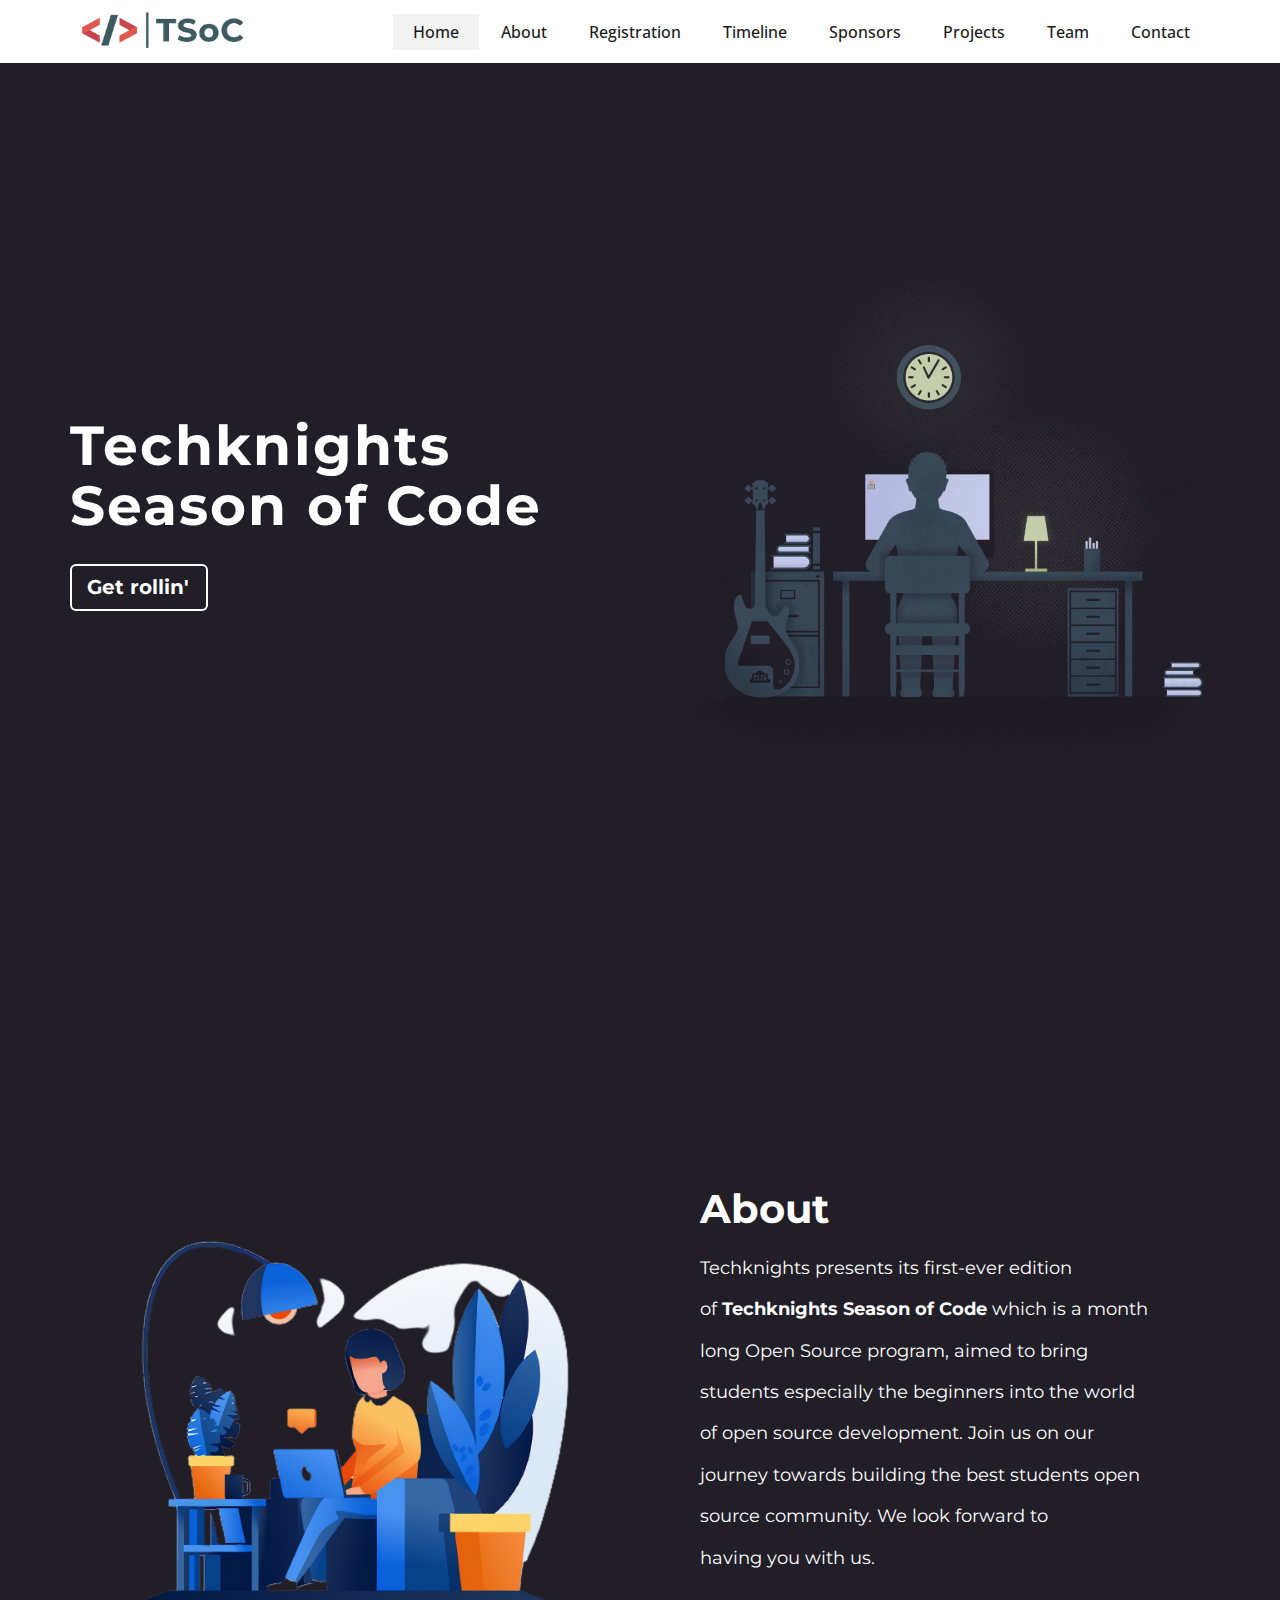
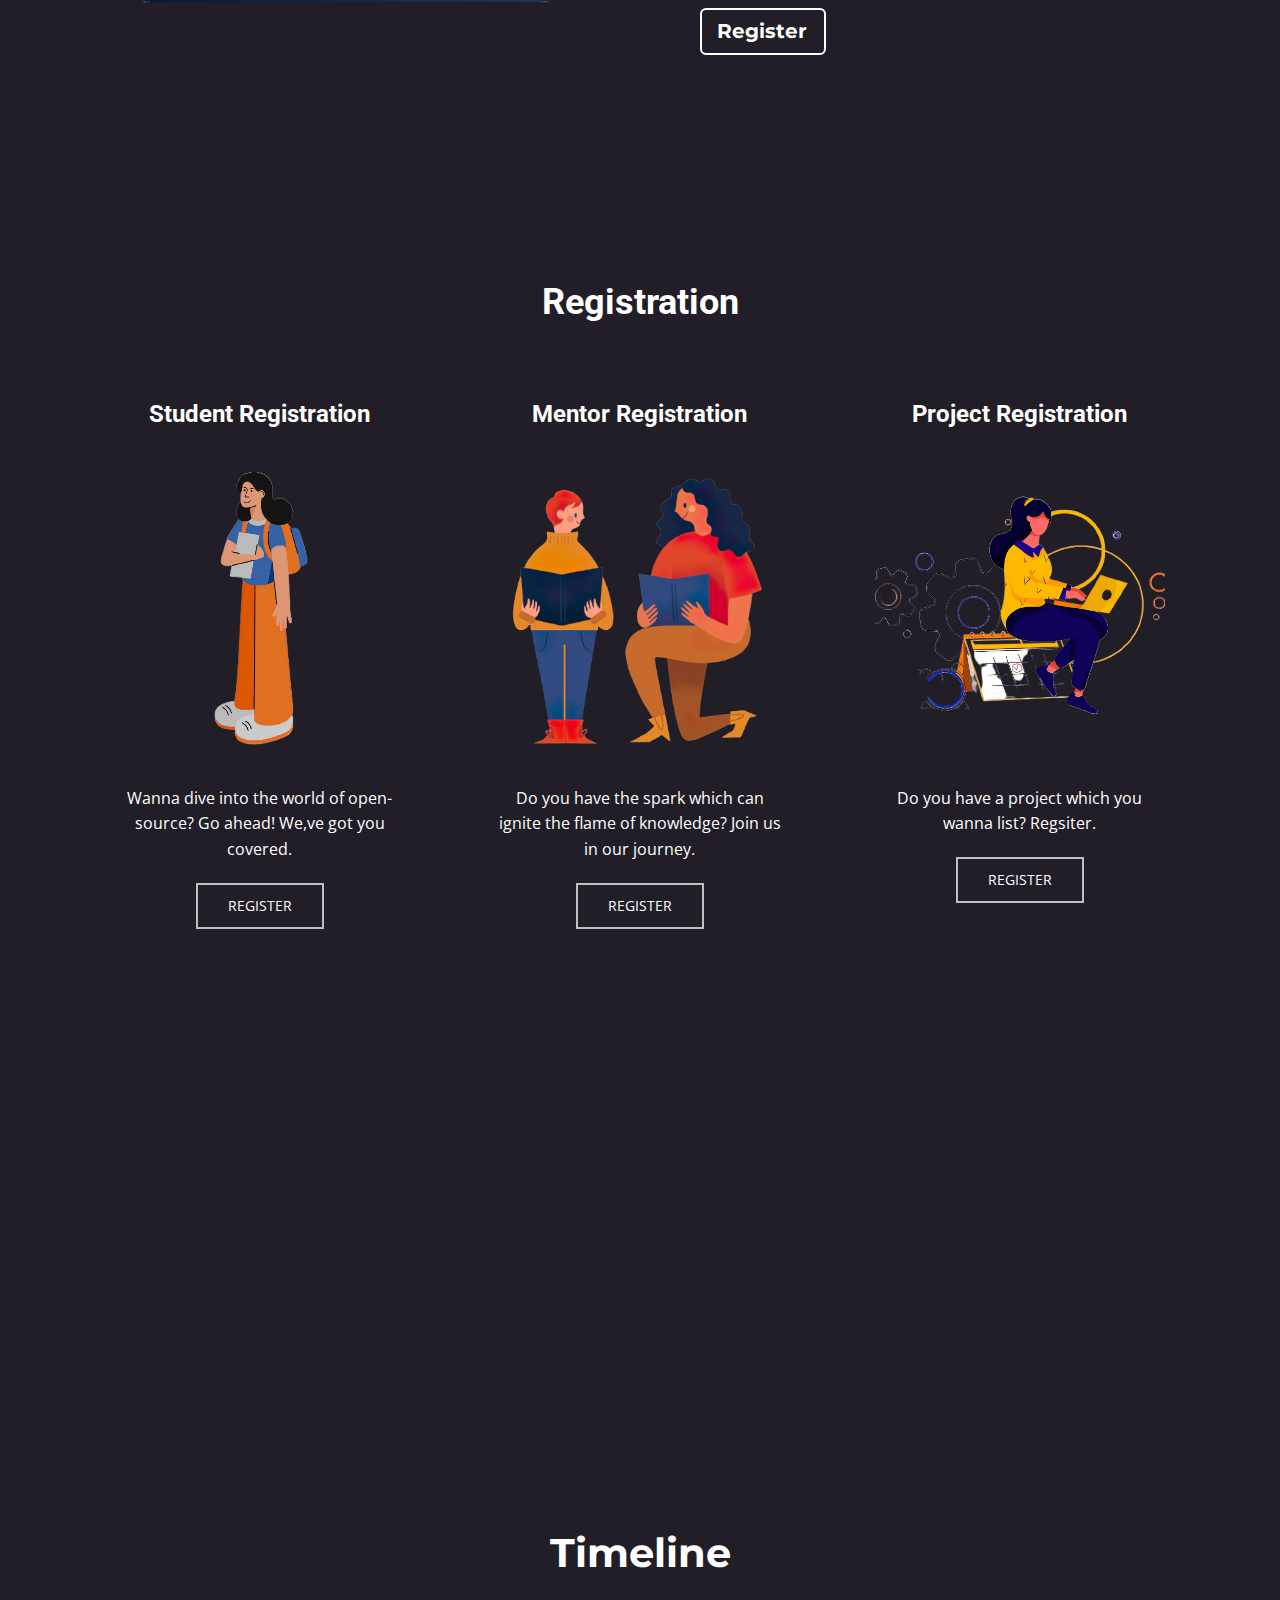
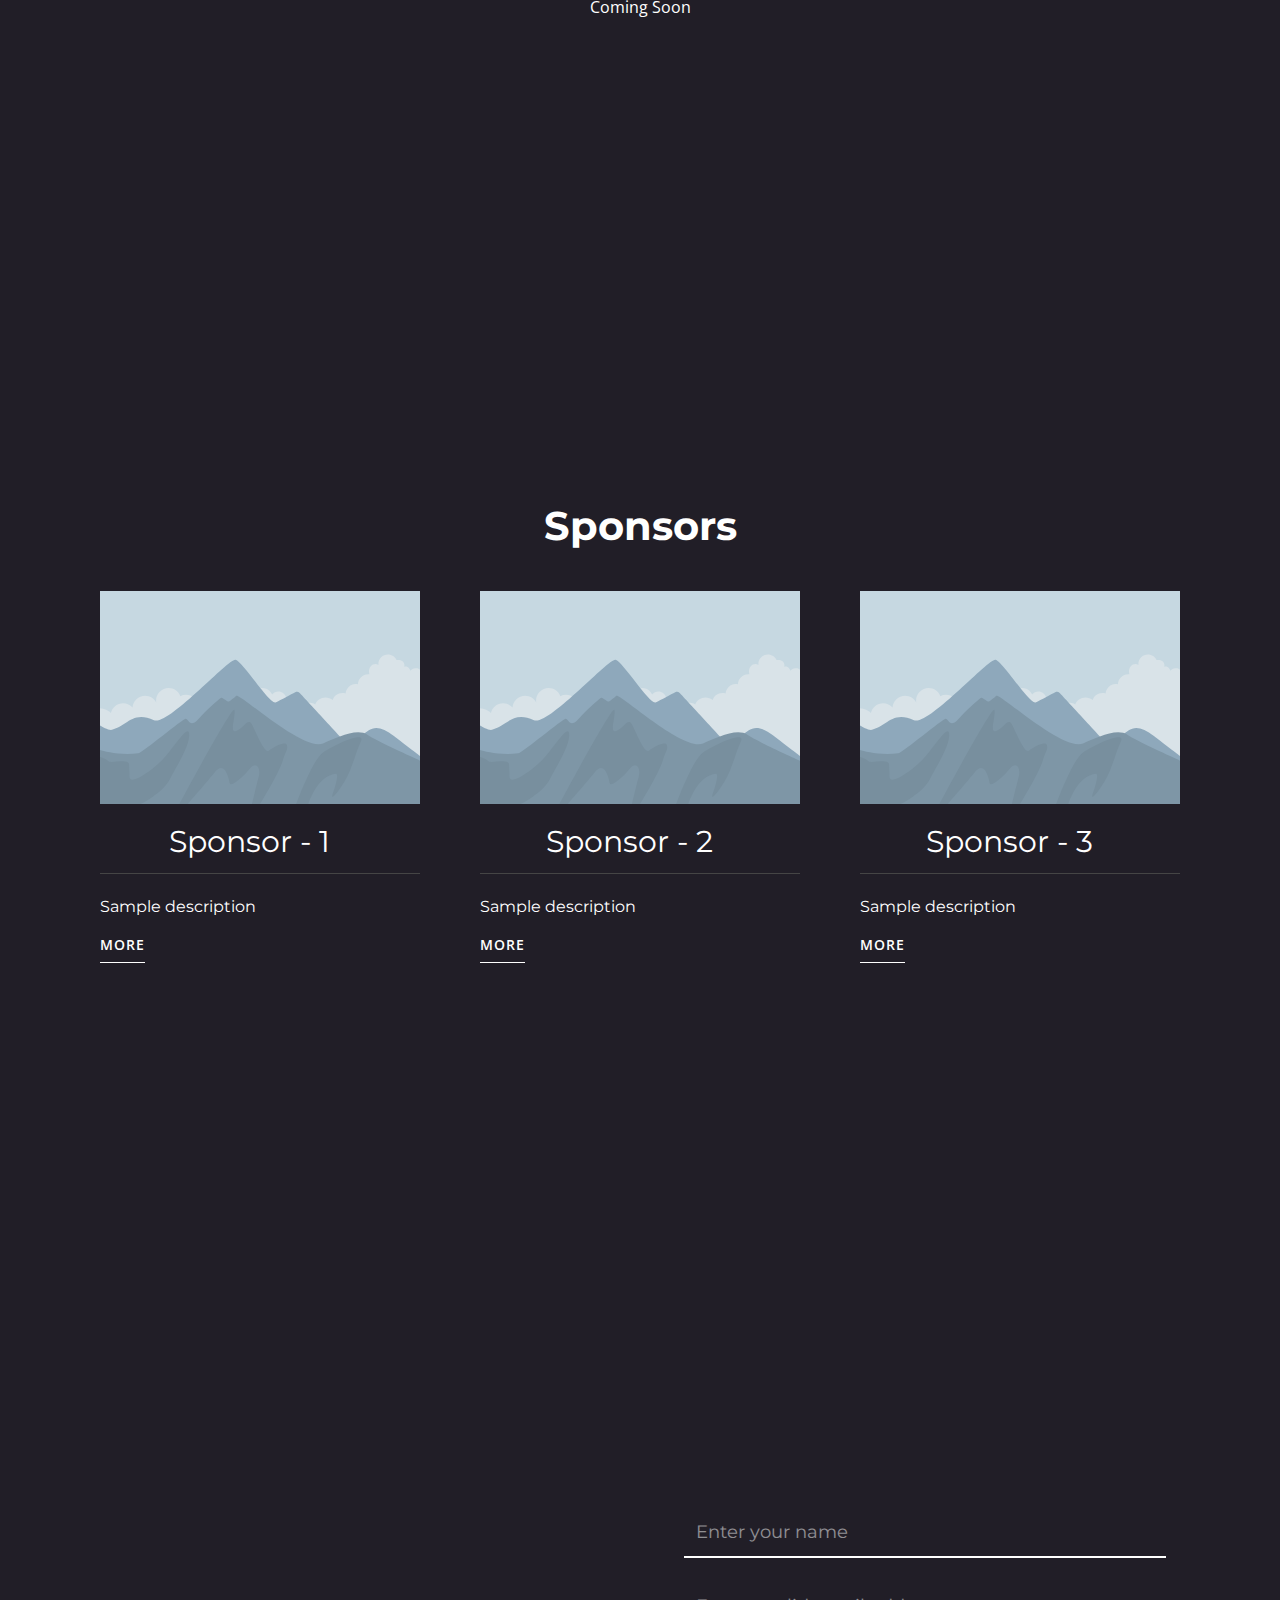
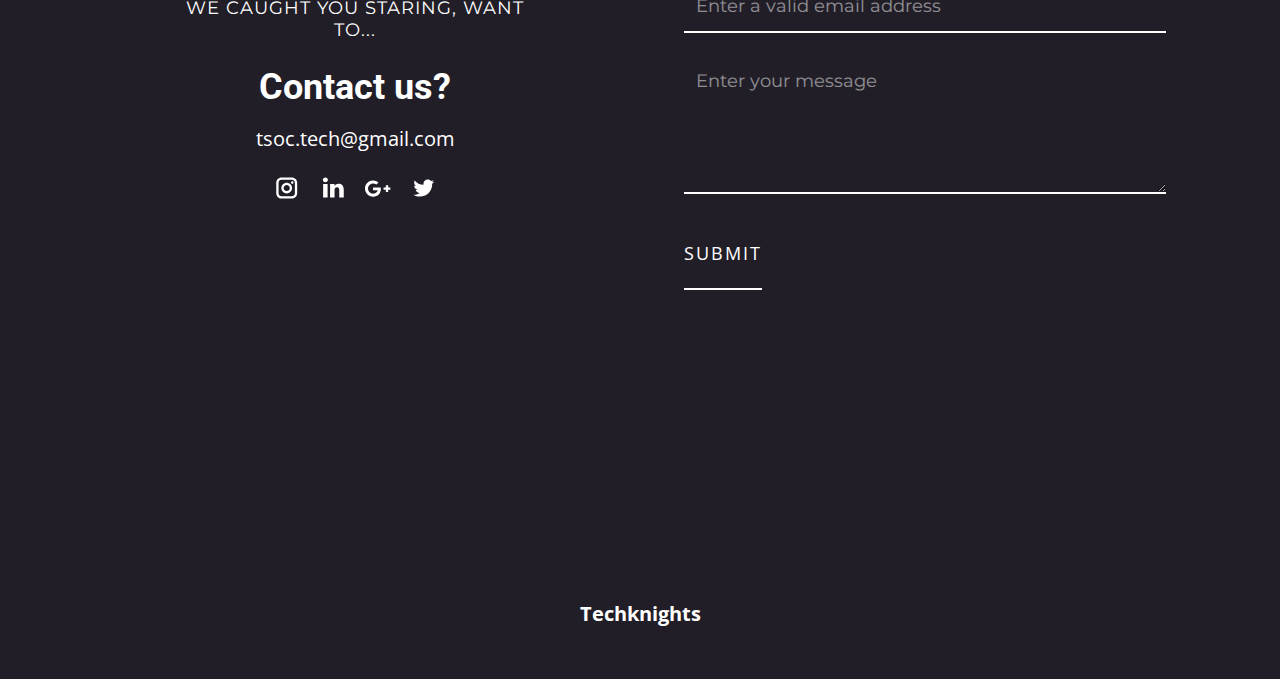
<file: index.html>
<!DOCTYPE html>
<html style="font-size: 16px;">
  <head>
    
    <meta name="viewport" content="width=device-width, initial-scale=1.0">
    <meta charset="utf-8">
    <meta name="keywords" content="tsoc, techknights season of Code, gsoc, gsoc 2020, 2021, organizations, techknights, github, coding, open source, open-source projects, rajasthan technical university, google, days of code, open source software">
    <meta name="description" content="TSoC - Techknights presents its first-ever edition of Techknights Season of Code which is a month long Open Source program, aimed to bring students especially the beginners into the world of open source development. Join us on our journey towards building the best students open source community. We look forward to having you with us.">
    <meta name="page_type" content="np-template-header-footer-from-plugin">
    <meta property="og:title" content="Techknights Season of Code">
    <meta property="og:type" content="website">
    <meta name="theme-color" content="#fff">
    <link rel="canonical" href="index.html">
    <meta property="og:url" content="index.html">
    <meta name="title" content="Techknights Season of Code">
    <meta property="og:image" content="./images/croppedlogo.png" />

    <title>Techknights Season of Code | Home</title>
    
    <link rel="stylesheet" href="css/nicepage.css" media="screen">
    <link rel="stylesheet" href="css/Home.css" media="screen">
    <link rel="shortcut icon"  href="images/croppedlogo.png" type ="image/png">
    <script class="u-script" type="text/javascript" src="js/jquery.js" defer=""></script>
    <script class="u-script" type="text/javascript" src="js/nicepage.js" defer=""></script>
    
    <link id="u-theme-google-font" rel="stylesheet" href="https://fonts.googleapis.com/css?family=Roboto:100,100i,300,300i,400,400i,500,500i,700,700i,900,900i|Open+Sans:300,300i,400,400i,600,600i,700,700i,800,800i">
    <link id="u-page-google-font" rel="stylesheet" href="https://fonts.googleapis.com/css?family=Montserrat:100,100i,200,200i,300,300i,400,400i,500,500i,600,600i,700,700i,800,800i,900,900i">    
    <link rel="preconnect" href="https://fonts.gstatic.com">
<link href="https://fonts.googleapis.com/css2?family=Roboto&display=swap" rel="stylesheet">

    <script type="application/ld+json">{
		    "@context": "http://schema.org",
		    "@type": "Organization",
		    "name": "",
		    "url": "index.html",
		    "logo": "images/croppedlogo.png"
    }</script>
    
    <style>
        .u-section-1 .u-sheet-1 {
           min-height: 100vh;
    }

    .sponsor{
       text-align: center;
    }
    </style>
  
</head>
  <body data-home-page="Home.html" data-home-page-title="Home" class="u-body"><header class="u-clearfix u-header u-sticky u-white u-header" id="sec-f2ec"><div class="u-clearfix u-sheet u-sheet-1">
        <nav class="u-menu u-menu-dropdown u-offcanvas u-menu-1">
          <div class="menu-collapse" style="font-size: 1rem; letter-spacing: 0px; font-weight: 500;">
            <a class="u-button-style u-custom-active-border-color u-custom-active-color u-custom-border u-custom-border-color u-custom-borders u-custom-hover-border-color u-custom-hover-color u-custom-left-right-menu-spacing u-custom-padding-bottom u-custom-text-active-color u-custom-text-color u-custom-text-hover-color u-custom-top-bottom-menu-spacing u-nav-link u-text-active-palette-1-base u-text-hover-palette-2-base" href="#">
              <svg><use xmlns:xlink="http://www.w3.org/1999/xlink" xlink:href="#menu-hamburger"></use></svg>
              <svg version="1.1" xmlns="http://www.w3.org/2000/svg" xmlns:xlink="http://www.w3.org/1999/xlink"><defs><symbol id="menu-hamburger" viewBox="0 0 16 16" style="width: 16px; height: 16px;"><rect y="1" width="16" height="2"></rect><rect y="7" width="16" height="2"></rect><rect y="13" width="16" height="2"></rect>
</symbol>
</defs></svg>
            </a>
          </div>
          <div class="u-custom-menu u-nav-container">
            <ul class="u-nav u-spacing-2 u-unstyled u-nav-1"><li class="u-nav-item"><a class="u-active-grey-5 u-border-active-palette-1-base u-border-hover-palette-1-light-1 u-button-style u-hover-grey-10 u-nav-link u-text-active-grey-90 u-text-grey-90 u-text-hover-grey-90" href="#home" style="padding: 10px 20px;">Home</a>
</li><li class="u-nav-item"><a class="u-active-grey-5 u-border-active-palette-1-base u-border-hover-palette-1-light-1 u-button-style u-hover-grey-10 u-nav-link u-text-active-grey-90 u-text-grey-90 u-text-hover-grey-90" href="#about" style="padding: 10px 20px;">About</a>
</li><li class="u-nav-item"><a class="u-active-grey-5 u-border-active-palette-1-base u-border-hover-palette-1-light-1 u-button-style u-hover-grey-10 u-nav-link u-text-active-grey-90 u-text-grey-90 u-text-hover-grey-90" href="#register" style="padding: 10px 20px;">Registration</a>
</li><li class="u-nav-item"><a class="u-active-grey-5 u-border-active-palette-1-base u-border-hover-palette-1-light-1 u-button-style u-hover-grey-10 u-nav-link u-text-active-grey-90 u-text-grey-90 u-text-hover-grey-90" href="#timeline" style="padding: 10px 20px;">Timeline</a>
</li><li class="u-nav-item"><a class="u-active-grey-5 u-border-active-palette-1-base u-border-hover-palette-1-light-1 u-button-style u-hover-grey-10 u-nav-link u-text-active-grey-90 u-text-grey-90 u-text-hover-grey-90" href="#timeline" style="padding: 10px 20px;">Sponsors</a>
</li><li class="u-nav-item"><a class="u-active-grey-5 u-border-active-palette-1-base u-border-hover-palette-1-light-1 u-button-style u-hover-grey-10 u-nav-link u-text-active-grey-90 u-text-grey-90 u-text-hover-grey-90" href="./projects.html" style="padding: 10px 20px;">Projects</a>
</li><li class="u-nav-item"><a
    class="u-active-grey-5 u-border-active-palette-1-base u-border-hover-palette-1-light-1 u-button-style u-hover-grey-10 u-nav-link u-text-active-grey-90 u-text-grey-90 u-text-hover-grey-90"
    href="./team.html" style="padding: 10px 20px;">Team</a>
</li><li class="u-nav-item"><a class="u-active-grey-5 u-border-active-palette-1-base u-border-hover-palette-1-light-1 u-button-style u-hover-grey-10 u-nav-link u-text-active-grey-90 u-text-grey-90 u-text-hover-grey-90" href="#contact" style="padding: 10px 20px;">Contact</a>
</li></ul>
          </div>
          <div class="u-custom-menu u-nav-container-collapse">
            <div class="u-black u-container-style u-inner-container-layout u-opacity u-opacity-95 u-sidenav">
              <div class="u-sidenav-overflow">
                <div class="u-menu-close"></div>
                <ul class="u-align-center u-nav u-popupmenu-items u-unstyled u-nav-2"><li class="u-nav-item"><a class="u-button-style u-nav-link" href="#home" style="padding: 10px 20px;">Home</a>
</li><li class="u-nav-item"><a class="u-button-style u-nav-link" href="#about" style="padding: 10px 20px;">About</a>
</li><li class="u-nav-item"><a class="u-button-style u-nav-link" href="#register" style="padding: 10px 20px;">Registration</a>
</li><li class="u-nav-item"><a class="u-button-style u-nav-link" href="#timeline" style="padding: 10px 20px;">Timeline</a>
</li><li class="u-nav-item"><a class="u-button-style u-nav-link" href="#" style="padding: 10px 20px;">Sponsors</a>
</li><li class="u-nav-item"><a class="u-button-style u-nav-link" href="./project.html" style="padding: 10px 20px;">Projects</a>
</li><li class="u-nav-item"><a class="u-button-style u-nav-link" href="./team.html" style="padding: 10px 20px;">Team</a>
</li><li class="u-nav-item"><a class="u-button-style u-nav-link" href="#contact" style="padding: 10px 20px;">Contact</a>
</li></ul>
              </div>
            </div>
            <div class="u-black u-menu-overlay u-opacity u-opacity-70"></div>
          </div>
        </nav>
        <a href="#" class="u-image u-logo u-image-1" title="Techknights Season of Code">
          <img src="images/croppedlogo.png" class="u-logo-image u-logo-image-1" data-image-width="184">
        </a>
      </div></header>
    <section class="u-align-center-lg u-align-center-md u-align-center-sm u-align-center-xs u-clearfix u-custom-color-2 u-section-1" id="home">
      <div class="u-clearfix u-sheet u-valign-middle u-sheet-1">
        <div class="u-clearfix u-expanded-width u-gutter-0 u-layout-wrap u-layout-wrap-1">
          <div class="u-layout" style="">
            <div class="u-layout-row" style="">
              <div class="u-align-center-sm u-align-center-xs u-align-left-lg u-align-left-md u-align-left-xl u-container-style u-custom-color-2 u-layout-cell u-left-cell u-size-30 u-size-xs-60 u-layout-cell-1" src="">
                <div class="u-container-layout u-valign-middle u-container-layout-1">
                  <h2 class="u-custom-font u-font-montserrat u-text u-text-1"><b style="">Techknights Season of Code</b>
                  </h2>
                  <a href="#about" class="btn-trans u-border-2 u-border-hover-custom-color-2 u-border-white u-btn u-btn-round u-button-style u-custom-color-2 u-custom-font u-font-montserrat u-hover-white u-radius-6 u-btn-1">Get rollin'</a>
                </div>
              </div>
              <div class="u-align-center u-container-style u-hidden-sm u-hidden-xs u-layout-cell u-right-cell u-size-30 u-size-xs-60 u-layout-cell-2" src="">
                <div class="u-container-layout u-valign-middle u-container-layout-2" src="">
                  <img class="u-expanded-width u-image u-image-1" src="images/top3.jpg">
                </div>
              </div>
            </div>
          </div>
        </div>
      </div>
    </section>
    <section class="u-align-center u-clearfix u-custom-color-2 u-section-2" id="about">
      <div class="u-clearfix u-sheet u-valign-middle-lg u-valign-middle-xl u-sheet-1">
        <div class="u-clearfix u-expanded-width u-gutter-0 u-layout-wrap u-layout-wrap-1">
          <div class="u-layout">
            <div class="u-layout-row">
              <div class="u-container-style u-layout-cell u-left-cell u-size-30 u-layout-cell-1">
                <div class="u-container-layout u-valign-middle u-container-layout-1">
                  <img class="u-align-center u-image u-image-1" src="images/about.png">
                </div>
              </div>
              <div class="u-align-left-lg u-align-left-xl u-container-style u-layout-cell u-right-cell u-size-30 u-layout-cell-2">
                <div class="u-container-layout u-container-layout-2">
                  <h2 class="u-align-left-md u-align-left-sm u-align-left-xs u-custom-font u-font-montserrat u-text u-text-1"><b style="">About</b>
                  </h2>
                  <p class="u-align-justify-md u-align-justify-sm u-align-justify-xs u-custom-font u-font-montserrat u-text u-text-2">Techknights presents its first-ever edition of&nbsp;<b>Techknights Season of Code </b>which is a month long Open Source program, aimed&nbsp;to bring students&nbsp;especially the beginners into the world of open source development.&nbsp;Join us on our journey towards building the best students open source community. We look forward to having&nbsp;you with us.
                  </p>
                  <a href="#register" class="btn-trans u-align-left-lg u-align-left-md u-align-left-sm u-align-left-xs u-border-2 u-border-hover-custom-color-2 u-border-white u-btn u-btn-round u-button-style u-custom-color-2 u-custom-font u-font-montserrat u-hover-white u-radius-6 u-btn-1">Register</a>
                </div>
              </div>
            </div>
          </div>
        </div>
      </div>
    </section>
    <section class="u-align-center u-clearfix u-custom-color-2 u-section-3" id="register">
      <div class="u-clearfix u-sheet u-valign-top u-sheet-1">
        <!--products--> 
        <!--products_options_json-->
        <!--{"type":"Recent","source":"","tags":"","count":3}-->
        <!--/products_options_json-->
        <h2 style = "font-weight: bold; color:white; font-family: 'Roboto', sans-serif;">Registration</h2>
        <div class="u-expanded-width u-products u-repeater u-repeater-1">
          <!--product_item-->
          <div class="u-align-center u-container-style u-products-item u-repeater-item" style="margin: 0 15px">
            <div
              class="u-container-layout u-similar-container u-valign-middle-md u-valign-middle-sm u-valign-middle-xs u-container-layout-1">
              <!--product_title-->
              <h4 class="u-align-center u-product-control u-text u-text-1">
                <a class="u-product-title-link" href="#timeline">
                  <!--product_title_content-->Student Registration
                  <!--/product_title_content-->
                </a>
              </h4>
              <!--/product_title-->
              <!--product_image-->
              <img alt="" class="u-expanded-width u-image u-image-default u-product-control u-image-1"
                src="images/student.png">
              <!--/product_image-->
              <!--product_content-->
              <div class="u-align-center u-product-control u-product-desc u-text u-text-2">
                <!--product_content_content-->Wanna dive into the world of open-source? Go ahead! We,ve got you covered.
                <!--/product_content_content-->
              </div>
              <!--/product_content-->
              <!--product_button-->
              <!--options_json-->
              <!--{"clickType":"add-to-cart","content":""}-->
              <!--/options_json-->
              <a href="#"
                class="u-border-2 u-border-grey-25 u-btn u-btn-rectangle u-button-style u-none u-product-control u-text-body-alt-color u-btn-1">
                <!--product_button_content-->Register
                <!--/product_button_content-->
              </a>
              <!--/product_button-->
            </div>
          </div>
          <!--/product_item-->
          <!--product_item-->
          <div class="u-align-center u-container-style u-products-item u-repeater-item" style="margin: 0 15px">
            <div
              class="u-container-layout u-similar-container u-valign-middle-md u-valign-middle-sm u-valign-middle-xs u-container-layout-2">
              <!--product_title-->
              <h4 class="u-align-center u-product-control u-text u-text-3">
                <a class="u-product-title-link" href="#timeline">
                  <!--product_title_content-->Mentor Registration
                  <!--/product_title_content-->
                </a>
              </h4>
              <!--/product_title-->
              <!--product_image-->
              <img alt="" class="u-expanded-width u-image u-image-default u-product-control u-image-2"
                src="images/mentor.png">
              <!--/product_image-->
              <!--product_content-->
              <div class="u-align-center u-product-control u-product-desc u-text u-text-4">
                <!--product_content_content-->Do you have the spark which can ignite the flame of knowledge? Join us in our
                journey.
                <!--/product_content_content-->
              </div>
              <!--/product_content-->
              <!--product_button-->
              <!--options_json-->
              <!--{"clickType":"add-to-cart","content":""}-->
              <!--/options_json-->
              <a href=""
                class="u-border-2 u-border-grey-25 u-btn u-btn-rectangle u-button-style u-none u-product-control u-text-body-alt-color u-btn-2">
                <!--product_button_content-->Register
                <!--/product_button_content-->
              </a>
              <!--/product_button-->
            </div>
          </div>
          <!--/product_item-->
          <!--product_item-->
          <div class="u-align-center u-container-style u-products-item u-repeater-item" style="margin: 0 15px">
            <div
              class="u-container-layout u-similar-container u-valign-middle-md u-valign-middle-sm u-valign-middle-xs u-container-layout-3">
              <!--product_title-->
              <h4 class="u-align-center u-product-control u-text u-text-5">
                <a class="u-product-title-link" href="#timeline">
                  <!--product_title_content-->Project Registration
                  <!--/product_title_content-->
                </a>
              </h4>
              <!--/product_title-->
              <!--product_image-->
              <img alt="" class="u-expanded-width u-image u-image-default u-product-control u-image-3"
                src="images/project.png">
              <!--/product_image-->
              <!--product_content-->
              <div class="u-align-center u-product-control u-product-desc u-text u-text-6">
                <!--product_content_content-->Do you have a project which you wanna list? Regsiter.
                <!--/product_content_content-->
              </div>
              <!--/product_content-->
              <!--product_button-->
              <!--options_json-->
              <!--{"clickType":"add-to-cart","content":""}-->
              <!--/options_json-->
              <a href=""
                class="u-border-2 u-border-grey-25 u-btn u-btn-rectangle u-button-style u-none u-product-control u-text-body-alt-color u-btn-3">
                <!--product_button_content-->Register
                <!--/product_button_content-->
              </a>
              <!--/product_button-->
            </div>
          </div>
          <!--/product_item-->
        </div>
        <!--/products-->
      </div>
    </section>
    <section class="u-align-center u-clearfix u-custom-color-2 u-section-4" id="timeline">
      <div class="u-clearfix u-sheet u-valign-middle u-sheet-1">
        <h2 class="u-custom-font u-font-montserrat u-text u-text-default u-text-1"><b style="">Timeline</b>
        </h2>
        <!-- <img src="images/timeline-1.png" alt="" class="u-image u-image-default u-image-1"> -->
        <p>Coming Soon</p>
      </div>
    </section>
    <section class="u-align-center u-clearfix u-custom-color-2 u-section-5" id="sposonsors">
      <div class="u-clearfix u-sheet u-valign-middle u-sheet-1">
        <h2 class="u-custom-font u-font-montserrat u-text u-text-default u-text-1"><b style="">Sponsors</b>
        </h2>
        <div class="align u-expanded-width u-list u-repeater u-list-1">
          <div class="u-container-style u-list-item u-repeater-item">
            <div class="u-container-layout u-similar-container u-container-layout-1">
              <img alt="" class="u-expanded-width u-image u-image-default u-image-1" data-image-width="2000" data-image-height="1333" src="images/8.svg">
              <h3 class="u-custom-font u-font-montserrat u-text u-text-2 sponsor">Sponsor - 1</h3>
              <div class="u-border-1 u-border-grey-dark-1 u-expanded-width u-line u-line-horizontal u-line-1"></div>
              <p class="u-custom-font u-font-montserrat u-text u-text-3">Sample description</p>
              <a href="" class="u-border-1 u-border-hover-palette-2-base u-border-white u-btn u-btn-rectangle u-button-style u-none u-text-body-alt-color u-text-hover-palette-2-base u-btn-1">More</a>
            </div>
          </div>
          <div class="u-container-style u-list-item u-repeater-item">
            <div class="u-container-layout u-similar-container u-container-layout-1">
              <img alt="" class="u-expanded-width u-image u-image-default u-image-1" data-image-width="2000"
                data-image-height="1333" src="images/8.svg">
              <h3 class="u-custom-font u-font-montserrat u-text u-text-2 sponsor">Sponsor - 2</h3>
              <div class="u-border-1 u-border-grey-dark-1 u-expanded-width u-line u-line-horizontal u-line-1"></div>
              <p class="u-custom-font u-font-montserrat u-text u-text-3">Sample description</p>
              <a href=""
                class="u-border-1 u-border-hover-palette-2-base u-border-white u-btn u-btn-rectangle u-button-style u-none u-text-body-alt-color u-text-hover-palette-2-base u-btn-1">More</a>
            </div>
          </div>
          <div class="u-container-style u-list-item u-repeater-item">
            <div class="u-container-layout u-similar-container u-container-layout-1">
              <img alt="" class="u-expanded-width u-image u-image-default u-image-1" data-image-width="2000"
                data-image-height="1333" src="images/8.svg">
              <h3 class="u-custom-font u-font-montserrat u-text u-text-2 sponsor">Sponsor - 3</h3>
              <div class="u-border-1 u-border-grey-dark-1 u-expanded-width u-line u-line-horizontal u-line-1"></div>
              <p class="u-custom-font u-font-montserrat u-text u-text-3">Sample description</p>
              <a href=""
                class="u-border-1 u-border-hover-palette-2-base u-border-white u-btn u-btn-rectangle u-button-style u-none u-text-body-alt-color u-text-hover-palette-2-base u-btn-1">More</a>
            </div>
          </div>
        </div>
      </div>
    </section>
    <section class="u-align-center u-clearfix u-custom-color-2 u-section-6" id="contact">
      <div class="u-clearfix u-sheet u-valign-middle u-sheet-1">
        <div class="u-clearfix u-expanded-width u-layout-wrap u-layout-wrap-1">
          <div class="u-gutter-0 u-layout">
            <div class="u-layout-row">
              <div class="u-align-center u-container-style u-layout-cell u-left-cell u-size-30 u-layout-cell-1">
                <div class="u-container-layout u-valign-middle u-container-layout-1">
                  <h6 class="u-align-center-sm u-align-center-xs u-custom-font u-font-montserrat u-text u-text-1">We caught you staring, want to...</h6>
                  <h2 class="u-align-center-sm u-align-center-xs u-text u-text-2"><b>Contact us?</b>
                  </h2>
                  <p class="u-align-center-sm u-align-center-xs u-text u-text-3">tsoc.tech@gmail.com</p>
                  <div class="u-align-center-sm u-align-center-xs u-social-icons u-spacing-20 u-social-icons-1">
                    <a class="u-social-url" target="_blank" href=""><span class="u-icon u-icon-circle u-social-instagram u-social-type-logo u-icon-1"><svg class="u-svg-link" preserveAspectRatio="xMidYMin slice" viewBox="0 0 112 112" style=""><use xmlns:xlink="http://www.w3.org/1999/xlink" xlink:href="#svg-1dbd"></use></svg><svg xmlns="http://www.w3.org/2000/svg" xmlns:xlink="http://www.w3.org/1999/xlink" version="1.1" xml:space="preserve" class="u-svg-content" viewBox="0 0 112 112" x="0px" y="0px" id="svg-1dbd"><path d="M55.9,32.9c-12.8,0-23.2,10.4-23.2,23.2s10.4,23.2,23.2,23.2s23.2-10.4,23.2-23.2S68.7,32.9,55.9,32.9z M55.9,69.4c-7.4,0-13.3-6-13.3-13.3c-0.1-7.4,6-13.3,13.3-13.3s13.3,6,13.3,13.3C69.3,63.5,63.3,69.4,55.9,69.4z"></path><path d="M79.7,26.8c-3,0-5.4,2.5-5.4,5.4s2.5,5.4,5.4,5.4c3,0,5.4-2.5,5.4-5.4S82.7,26.8,79.7,26.8z"></path><path d="M78.2,11H33.5C21,11,10.8,21.3,10.8,33.7v44.7c0,12.6,10.2,22.8,22.7,22.8h44.7c12.6,0,22.7-10.2,22.7-22.7 V33.7C100.8,21.1,90.6,11,78.2,11z M91,78.4c0,7.1-5.8,12.8-12.8,12.8H33.5c-7.1,0-12.8-5.8-12.8-12.8V33.7 c0-7.1,5.8-12.8,12.8-12.8h44.7c7.1,0,12.8,5.8,12.8,12.8V78.4z"></path></svg></span>
                    </a>
                    <a class="u-social-url" target="_blank" href="#"><span class="u-icon u-icon-circle u-social-linkedin u-social-type-logo u-icon-2"><svg class="u-svg-link" preserveAspectRatio="xMidYMin slice" viewBox="0 0 112 112" style=""><use xmlns:xlink="http://www.w3.org/1999/xlink" xlink:href="#svg-ead0"></use></svg><svg xmlns="http://www.w3.org/2000/svg" xmlns:xlink="http://www.w3.org/1999/xlink" version="1.1" xml:space="preserve" class="u-svg-content" viewBox="0 0 112 112" x="0px" y="0px" id="svg-ead0"><path d="M33.8,96.8H14.5v-58h19.3V96.8z M24.1,30.9L24.1,30.9c-6.6,0-10.8-4.5-10.8-10.1c0-5.8,4.3-10.1,10.9-10.1 S34.9,15,35.1,20.8C35.1,26.4,30.8,30.9,24.1,30.9z M103.3,96.8H84.1v-31c0-7.8-2.7-13.1-9.8-13.1c-5.3,0-8.5,3.6-9.9,7.1 c-0.6,1.3-0.6,3-0.6,4.8V97H44.5c0,0,0.3-52.6,0-58h19.3v8.2c2.6-3.9,7.2-9.6,17.4-9.6c12.7,0,22.2,8.4,22.2,26.1V96.8z"></path></svg></span>
                    </a>
                    <a class="u-social-url" target="_blank" href=""><span class="u-icon u-icon-circle u-social-google u-social-type-logo u-icon-3"><svg class="u-svg-link" preserveAspectRatio="xMidYMin slice" viewBox="0 0 112 112" style=""><use xmlns:xlink="http://www.w3.org/1999/xlink" xlink:href="#svg-9175"></use></svg><svg xmlns="http://www.w3.org/2000/svg" xmlns:xlink="http://www.w3.org/1999/xlink" version="1.1" xml:space="preserve" class="u-svg-content" viewBox="0 0 112 112" x="0px" y="0px" id="svg-9175"><path d="M62.2,81.6c-8.6,11.2-24.6,14.4-37.6,10C10.9,87,0.8,73.2,1,58.5c-0.8-18,15.2-34.6,33.1-34.9 c9.2-0.8,18.2,2.7,25,8.6c-2.9,3.1-5.7,6.2-8.9,9.2c-6.2-3.8-13.5-6.5-20.6-4C18.1,40.7,11,54.2,15.4,65.6 c3.5,11.8,17.8,18.3,29.2,13.2c5.8-2.1,9.7-7.4,11.3-13.2c-6.6-0.1-13.2,0-20.1-0.3c0-3.9,0-7.9,0-11.9c11.2,0,22.2,0,33.3,0 C69.9,63.4,68.3,73.9,62.2,81.6z M110.9,63.7c-3.4,0-6.6,0-10,0c0,3.4,0,6.6,0,10c-3.4,0-6.6,0-10,0c0-3.4,0-6.6,0-10 c-3.4,0-6.6,0-10,0c0-3.4,0-6.6,0-10c3.4,0,6.6,0,10,0c0-3.4,0-6.6,0.1-10c3.4,0,6.6,0,10,0c0,3.4,0,6.6,0,10c3.4,0,6.6,0,10,0 C110.9,56.9,110.9,60.3,110.9,63.7z"></path></svg></span>
                    </a>
                    <a class="u-social-url" target="_blank" href="#"><span class="u-icon u-icon-circle u-social-twitter u-social-type-logo u-icon-4"><svg class="u-svg-link" preserveAspectRatio="xMidYMin slice" viewBox="0 0 112 112" style=""><use xmlns:xlink="http://www.w3.org/1999/xlink" xlink:href="#svg-6d46"></use></svg><svg xmlns="http://www.w3.org/2000/svg" xmlns:xlink="http://www.w3.org/1999/xlink" version="1.1" xml:space="preserve" class="u-svg-content" viewBox="0 0 112 112" x="0px" y="0px" id="svg-6d46"><path d="M92.2,38.2c0,0.8,0,1.6,0,2.3c0,24.3-18.6,52.4-52.6,52.4c-10.6,0.1-20.2-2.9-28.5-8.2 c1.4,0.2,2.9,0.2,4.4,0.2c8.7,0,16.7-2.9,23-7.9c-8.1-0.2-14.9-5.5-17.3-12.8c1.1,0.2,2.4,0.2,3.4,0.2c1.6,0,3.3-0.2,4.8-0.7 c-8.4-1.6-14.9-9.2-14.9-18c0-0.2,0-0.2,0-0.2c2.5,1.4,5.4,2.2,8.4,2.3c-5-3.3-8.3-8.9-8.3-15.4c0-3.4,1-6.5,2.5-9.2 c9.1,11.1,22.7,18.5,38,19.2c-0.2-1.4-0.4-2.8-0.4-4.3c0.1-10,8.3-18.2,18.5-18.2c5.4,0,10.1,2.2,13.5,5.7c4.3-0.8,8.1-2.3,11.7-4.5 c-1.4,4.3-4.3,7.9-8.1,10.1c3.7-0.4,7.3-1.4,10.6-2.9C98.9,32.3,95.7,35.5,92.2,38.2z"></path></svg></span>
                    </a>
                  </div>
                </div>
              </div>
              <div class="u-align-left u-container-style u-layout-cell u-right-cell u-size-30 u-layout-cell-2">
                <div class="u-container-layout u-valign-middle u-container-layout-2">
                  <div class="u-expanded-width u-form u-form-1">
                    <form action="#" method="POST" class="u-clearfix u-form-spacing-24 u-form-vertical u-inner-form" style="padding: 24px;" source="custom" name="form">
                      <div class="u-form-group u-form-name">
                        <label for="name-3b9a" class="u-custom-font u-font-montserrat u-form-control-hidden u-label">Name</label>
                        <input type="text" placeholder="Enter your name" id="name-3b9a" name="name" class="u-border-2 u-border-no-left u-border-no-right u-border-no-top u-border-white u-custom-font u-font-montserrat u-input u-input-rectangle u-input-1" required="">
                      </div>
                      <div class="u-form-email u-form-group">
                        <label for="email-3b9a" class="u-custom-font u-font-montserrat u-form-control-hidden u-label">Email</label>
                        <input type="email" placeholder="Enter a valid email address" id="email-3b9a" name="email" class="u-border-2 u-border-no-left u-border-no-right u-border-no-top u-border-white u-custom-font u-font-montserrat u-input u-input-rectangle u-input-2" required="">
                      </div>
                      <div class="u-form-group u-form-message">
                        <label for="message-3b9a" class="u-custom-font u-font-montserrat u-form-control-hidden u-label">Message</label>
                        <textarea placeholder="Enter your message" rows="4" cols="50" id="message-3b9a" name="message" class="u-border-2 u-border-no-left u-border-no-right u-border-no-top u-border-white u-custom-font u-font-montserrat u-input u-input-rectangle u-input-3" required=""></textarea>
                      </div>
                      <div class="u-align-left u-form-group u-form-submit">
                        <a href="#" class="u-border-2 u-border-white u-btn u-btn-rectangle u-btn-submit u-button-style u-none u-btn-1">Submit</a>
                        <input type="submit" value="submit" class="u-form-control-hidden">
                      </div>
                      <div class="u-form-send-message u-form-send-success"> Thank you! Your message has been sent. </div>
                      <div class="u-form-send-error u-form-send-message"> Unable to send your message. Please fix errors then try again. </div>
                      <input type="hidden" value="" name="recaptchaResponse">
                    </form>
                  </div>
                </div>
              </div>
            </div>
          </div>
        </div>
      </div>
    </section>
    
    
    <footer class="u-align-center u-clearfix u-custom-color-2 u-footer u-footer" id="sec-10b2"><div class="u-clearfix u-sheet u-sheet-1">
        <p class="u-small-text u-text u-text-variant u-text-1"><b>
            <a href="https://techknightsrtu.com" class="u-active-none u-border-none u-btn u-button-link u-button-style u-hover-none u-none u-text-white u-btn-1">Techknights</a></b>
        </p>
      </div></footer>
  </body>
</html>
</file>
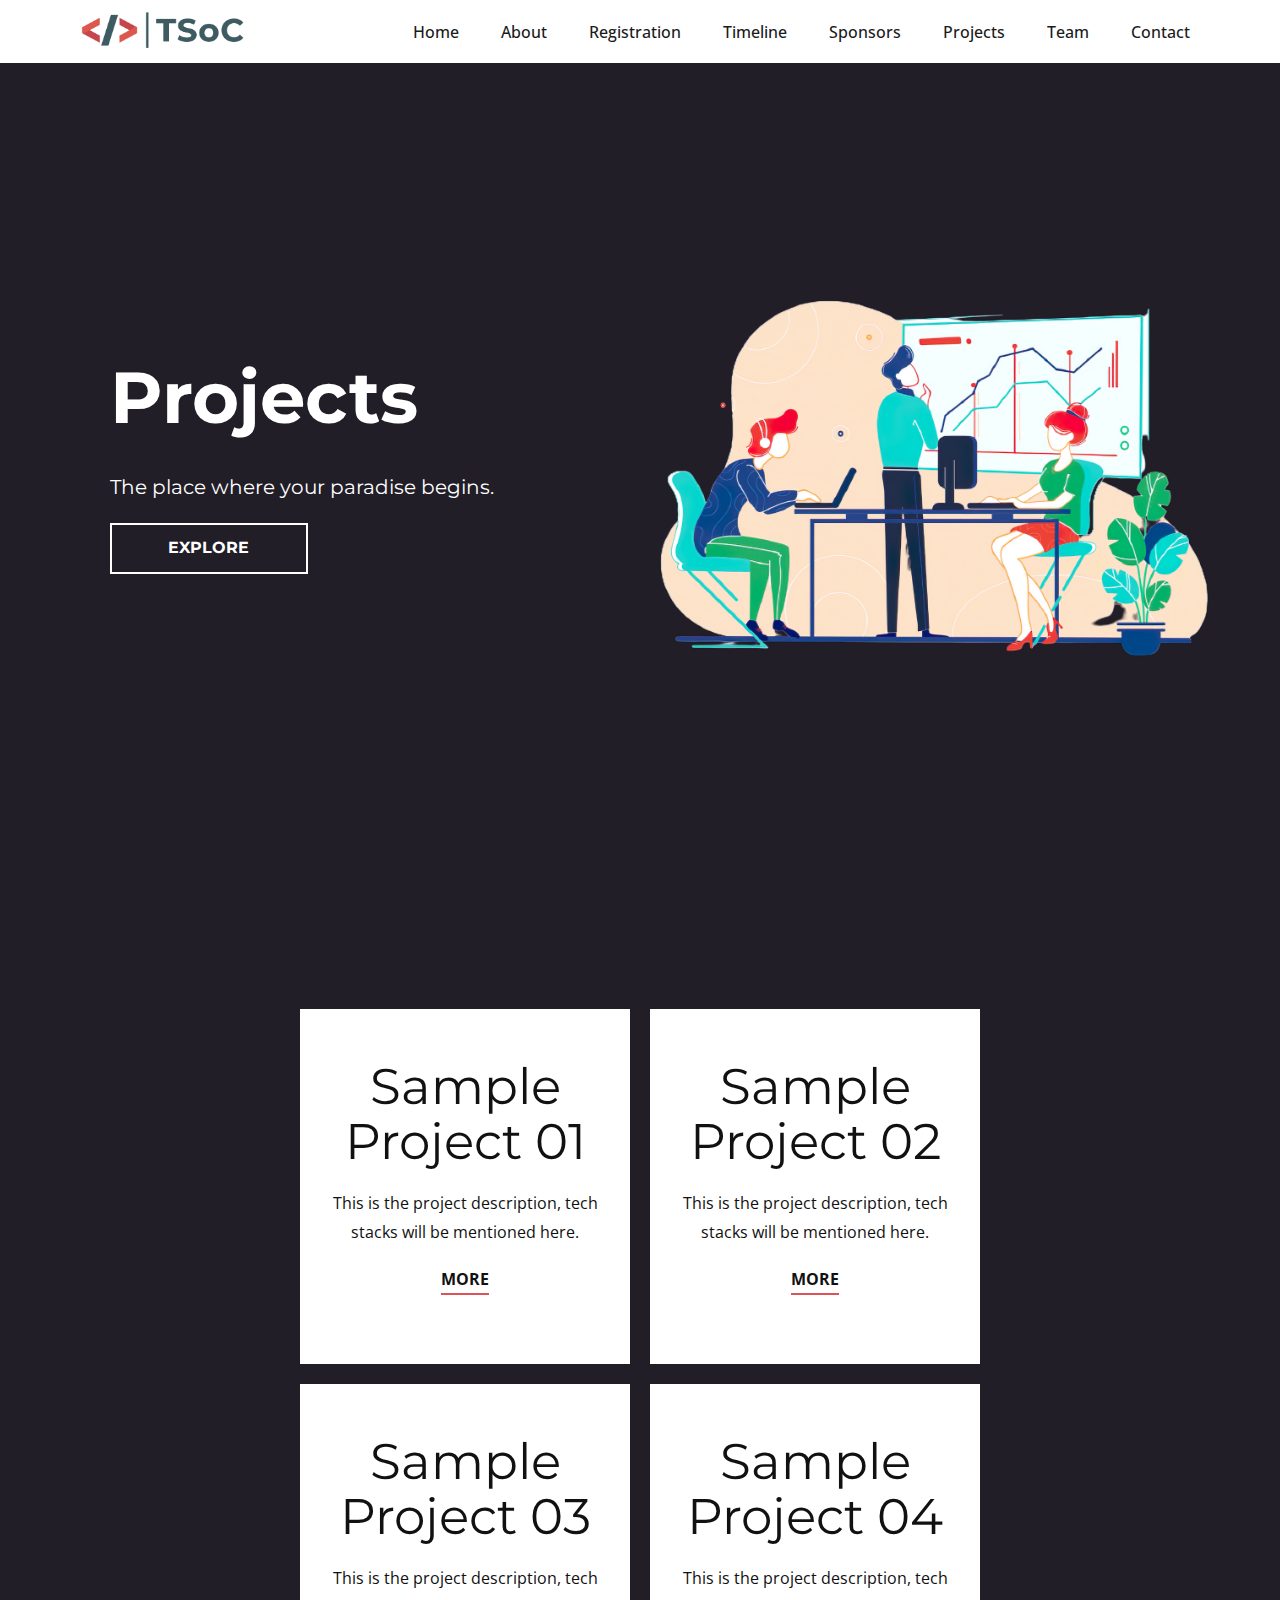
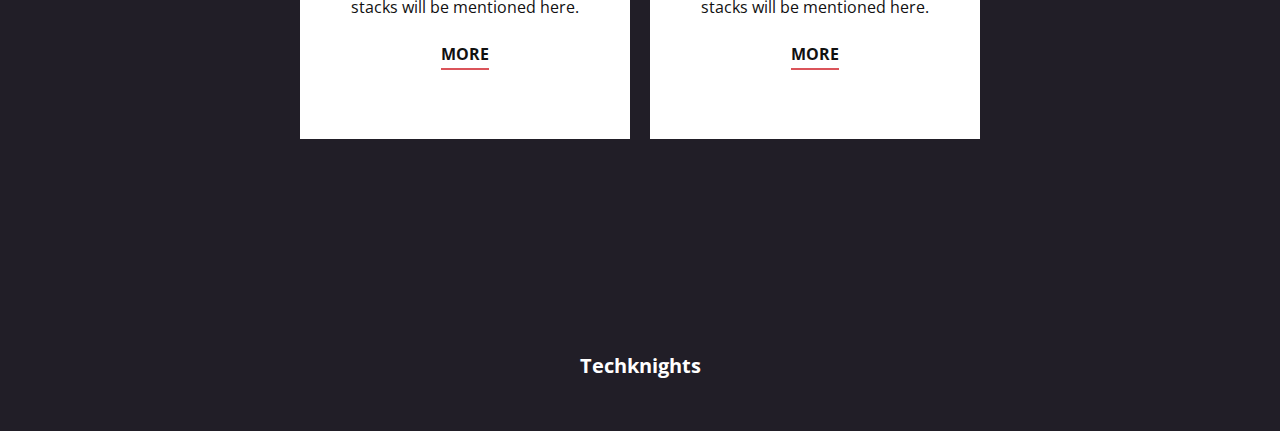
<file: projects.html>
<!DOCTYPE html>
<html style="font-size: 16px;">
  <head>
    <meta name="viewport" content="width=device-width, initial-scale=1.0">
    <meta charset="utf-8">
    <meta name="keywords" content="tsoc, techknights, season of Code, rtu, rajasthan technical university">
    <meta name="description" content="TSoC - This page contains all the projects registered for Techknights Season of Code">
    <meta name="page_type" content="np-template-header-footer-from-plugin">
    <title>Techknights Season of Code | Projects</title>
    <link rel="stylesheet" href="css/nicepage.css" media="screen">
    <link rel="stylesheet" href="css/projects.css" media="screen">
    <link rel="shortcut icon"  href="images/croppedlogo.png" type ="image/png">
    <script class="u-script" type="text/javascript" src="js/jquery.js" defer=""></script>
    <script class="u-script" type="text/javascript" src="js/nicepage.js" defer=""></script>
    <link id="u-theme-google-font" rel="stylesheet" href="https://fonts.googleapis.com/css?family=Roboto:100,100i,300,300i,400,400i,500,500i,700,700i,900,900i|Open+Sans:300,300i,400,400i,600,600i,700,700i,800,800i">
    <link id="u-page-google-font" rel="stylesheet" href="https://fonts.googleapis.com/css?family=Montserrat:100,100i,200,200i,300,300i,400,400i,500,500i,600,600i,700,700i,800,800i,900,900i">
    
    
    
    <script type="application/ld+json">{
		"@context": "http://schema.org",
		"@type": "Organization",
		"name": "",
		"url": "index.html",
		"logo": "images/croppedlogo.png"
}</script>
    <meta property="og:title" content="Page 1">
    <meta property="og:type" content="website">
    <meta name="theme-color" content="#478ac9">
    <link rel="canonical" href="index.html">
    <meta property="og:url" content="index.html">
  </head>
  <body class="u-body"><header class="u-clearfix u-header u-sticky u-white u-header" id="sec-f2ec"><div class="u-clearfix u-sheet u-sheet-1">
        <nav class="u-menu u-menu-dropdown u-offcanvas u-menu-1">
          <div class="menu-collapse" style="font-size: 1rem; letter-spacing: 0px; font-weight: 500;">
            <a class="u-button-style u-custom-active-border-color u-custom-active-color u-custom-border u-custom-border-color u-custom-borders u-custom-hover-border-color u-custom-hover-color u-custom-left-right-menu-spacing u-custom-padding-bottom u-custom-text-active-color u-custom-text-color u-custom-text-hover-color u-custom-top-bottom-menu-spacing u-nav-link u-text-active-palette-1-base u-text-hover-palette-2-base" href="#">
              <svg><use xmlns:xlink="http://www.w3.org/1999/xlink" xlink:href="#menu-hamburger"></use></svg>
              <svg version="1.1" xmlns="http://www.w3.org/2000/svg" xmlns:xlink="http://www.w3.org/1999/xlink"><defs><symbol id="menu-hamburger" viewBox="0 0 16 16" style="width: 16px; height: 16px;"><rect y="1" width="16" height="2"></rect><rect y="7" width="16" height="2"></rect><rect y="13" width="16" height="2"></rect>
</symbol>
</defs></svg>
            </a>
          </div>
          <div class="u-custom-menu u-nav-container">
            <ul class="u-nav u-spacing-2 u-unstyled u-nav-1"><li class="u-nav-item"><a class="u-active-grey-5 u-border-active-palette-1-base u-border-hover-palette-1-light-1 u-button-style u-hover-grey-10 u-nav-link u-text-active-grey-90 u-text-grey-90 u-text-hover-grey-90" href="./index.html#home" style="padding: 10px 20px;">Home</a>
</li><li class="u-nav-item"><a class="u-active-grey-5 u-border-active-palette-1-base u-border-hover-palette-1-light-1 u-button-style u-hover-grey-10 u-nav-link u-text-active-grey-90 u-text-grey-90 u-text-hover-grey-90" href="./index.html" style="padding: 10px 20px;">About</a>
</li><li class="u-nav-item"><a class="u-active-grey-5 u-border-active-palette-1-base u-border-hover-palette-1-light-1 u-button-style u-hover-grey-10 u-nav-link u-text-active-grey-90 u-text-grey-90 u-text-hover-grey-90" href="./index.html#register" style="padding: 10px 20px;">Registration</a>
</li><li class="u-nav-item"><a class="u-active-grey-5 u-border-active-palette-1-base u-border-hover-palette-1-light-1 u-button-style u-hover-grey-10 u-nav-link u-text-active-grey-90 u-text-grey-90 u-text-hover-grey-90" href="./index.html#timeline" style="padding: 10px 20px;">Timeline</a>
</li><li class="u-nav-item"><a class="u-active-grey-5 u-border-active-palette-1-base u-border-hover-palette-1-light-1 u-button-style u-hover-grey-10 u-nav-link u-text-active-grey-90 u-text-grey-90 u-text-hover-grey-90" href="#" style="padding: 10px 20px;">Sponsors</a>
</li><li class="u-nav-item"><a class="u-active-grey-5 u-border-active-palette-1-base u-border-hover-palette-1-light-1 u-button-style u-hover-grey-10 u-nav-link u-text-active-grey-90 u-text-grey-90 u-text-hover-grey-90" href="#" style="padding: 10px 20px;">Projects</a>
</li><li class="u-nav-item"><a
    class="u-active-grey-5 u-border-active-palette-1-base u-border-hover-palette-1-light-1 u-button-style u-hover-grey-10 u-nav-link u-text-active-grey-90 u-text-grey-90 u-text-hover-grey-90"
    href="./team.html" style="padding: 10px 20px;">Team</a>
</li><li class="u-nav-item"><a class="u-active-grey-5 u-border-active-palette-1-base u-border-hover-palette-1-light-1 u-button-style u-hover-grey-10 u-nav-link u-text-active-grey-90 u-text-grey-90 u-text-hover-grey-90" href="./index.html#contact" style="padding: 10px 20px;">Contact</a>
</li></ul>
          </div>
          <div class="u-custom-menu u-nav-container-collapse">
            <div class="u-black u-container-style u-inner-container-layout u-opacity u-opacity-95 u-sidenav">
              <div class="u-sidenav-overflow">
                <div class="u-menu-close"></div>
                <ul class="u-align-center u-nav u-popupmenu-items u-unstyled u-nav-2"><li class="u-nav-item"><a class="u-button-style u-nav-link" href="./index.html#home" style="padding: 10px 20px;">Home</a>
</li><li class="u-nav-item"><a class="u-button-style u-nav-link" href="./index.html" style="padding: 10px 20px;">About</a>
</li><li class="u-nav-item"><a class="u-button-style u-nav-link" href="./index.html#register" style="padding: 10px 20px;">Registration</a>
</li><li class="u-nav-item"><a class="u-button-style u-nav-link" href="./index.html#timeline" style="padding: 10px 20px;">Timeline</a>
</li><li class="u-nav-item"><a class="u-button-style u-nav-link" href="#" style="padding: 10px 20px;">Sponsors</a>
</li><li class="u-nav-item"><a class="u-button-style u-nav-link" href="#" style="padding: 10px 20px;">Projects</a>
</li><li class="u-nav-item"><a class="u-button-style u-nav-link" href="./team.html" style="padding: 10px 20px;">Tem</a>
</li><li class="u-nav-item"><a class="u-button-style u-nav-link" href="./index.html#contact" style="padding: 10px 20px;">Contact</a>
</li></ul>
              </div>
            </div>
            <div class="u-black u-menu-overlay u-opacity u-opacity-70"></div>
          </div>
        </nav>
        <a href="#" class="u-image u-logo u-image-1" title="Techknights Season of Code">
          <img src="images/croppedlogo.png" class="u-logo-image u-logo-image-1" data-image-width="184">
        </a>
      </div></header> 
    <section class="u-align-center u-clearfix u-custom-color-2 u-valign-top u-section-1" id="carousel_1a65">
      <div class="u-align-left u-custom-color-2 u-expanded-width u-shape u-shape-1"></div>
      <div class="u-clearfix u-gutter-0 u-layout-wrap u-layout-wrap-1">
        <div class="u-gutter-0 u-layout">
          <div class="u-layout-row">
            <div class="u-size-30 u-size-60-md">
              <div class="u-layout-col">
                <div class="u-align-left u-container-style u-custom-color-2 u-layout-cell u-left-cell u-size-60 u-layout-cell-1">
                  <div class="u-container-layout u-valign-middle u-container-layout-1">
                    <h1 class="u-align-center-md u-align-center-sm u-align-center-xs u-custom-font u-font-montserrat u-text u-text-1">Projects</h1>
                    <p class="u-align-center-md u-align-center-sm u-align-center-xs u-custom-font u-font-montserrat u-text u-text-body-alt-color u-text-2">The place where your paradise begins.</p>
                    <a href="#project-sec" class="u-border-2 u-border-white u-btn u-button-style u-custom-font u-font-montserrat u-btn-1">Explore</a>
                  </div>
                </div>
              </div>
            </div>
            <div class="u-size-30 u-size-60-md">
              <div class="u-layout-row">
                <div class="u-container-style u-layout-cell u-right-cell u-size-60 u-layout-cell-2">
                  <div class="u-container-layout u-valign-middle u-container-layout-2">
                    <img class="u-expanded-width u-image u-image-default u-image-1" data-image-width="1600" data-image-height="1064" src="images/projects-page1.png">
                  </div>
                </div>
              </div>
            </div>
          </div>
        </div>
      </div>
    </section>
    <section class="u-clearfix u-custom-color-2 u-section-2" id="project-sec">
      <div class="u-clearfix u-sheet u-valign-middle-md u-valign-middle-sm u-valign-middle-xs u-sheet-1">
        <div class="u-list u-repeater u-list-1">
          <div class="u-align-center u-container-style u-list-item u-repeater-item u-white u-list-item-1">
            <div class="u-container-layout u-similar-container u-valign-top-xs u-container-layout-1">
              <h2 class="u-custom-font u-font-montserrat u-text u-text-default u-text-1">Sample Project 01</h2>
              <p class="u-text u-text-2">This is the project description, tech stacks will be mentioned here.</p>
              <a href="#" class="u-active-none u-border-2 u-border-active-black u-border-hover-black u-border-palette-2-base u-btn u-button-style u-hover-none u-none u-text-body-color u-text-hover-palette-2-base u-btn-1">more</a>
            </div>
          </div>
          <div class="u-align-center u-container-style u-list-item u-repeater-item u-white u-list-item-2">
            <div class="u-container-layout u-similar-container u-valign-top-xs u-container-layout-2">
              <h2 class="u-custom-font u-font-montserrat u-text u-text-default u-text-3">Sample Project 02</h2>
              <p class="u-text u-text-4">This is the project description, tech stacks will be mentioned here.</p>
              <a href="#" class="u-active-none u-border-2 u-border-active-black u-border-hover-black u-border-palette-2-base u-btn u-button-style u-hover-none u-none u-text-body-color u-text-hover-palette-2-base u-btn-2">more</a>
            </div>
          </div>
          <div class="u-align-center u-container-style u-list-item u-repeater-item u-white u-list-item-3">
            <div class="u-container-layout u-similar-container u-valign-top-xs u-container-layout-3">
              <h2 class="u-custom-font u-font-montserrat u-text u-text-default u-text-5">Sample Project 03</h2>
              <p class="u-text u-text-6">This is the project description, tech stacks will be mentioned here.</p>
              <a href="#" class="u-active-none u-border-2 u-border-active-black u-border-hover-black u-border-palette-2-base u-btn u-button-style u-hover-none u-none u-text-body-color u-text-hover-palette-2-base u-btn-3">more</a>
            </div>
          </div>
          <div class="u-align-center u-container-style u-list-item u-repeater-item u-white u-list-item-4">
            <div class="u-container-layout u-similar-container u-valign-top-xs u-container-layout-4">
              <h2 class="u-custom-font u-font-montserrat u-text u-text-default u-text-7">Sample Project 04</h2>
              <p class="u-text u-text-8">This is the project description, tech stacks will be mentioned here.</p>
              <a href="#" class="u-active-none u-border-2 u-border-active-black u-border-hover-black u-border-palette-2-base u-btn u-button-style u-hover-none u-none u-text-body-color u-text-hover-palette-2-base u-btn-4">more</a>
            </div>
          </div>
        </div>
      </div>
    </section>
    
    
    <footer class="u-align-center u-clearfix u-custom-color-2 u-footer u-footer" id="sec-10b2"><div class="u-clearfix u-sheet u-sheet-1">
        <p class="u-small-text u-text u-text-variant u-text-1"><b>
            <a href="https://techknightsrtu.com" class="u-active-none u-border-none u-btn u-button-link u-button-style u-hover-none u-none u-text-white u-btn-1">Techknights</a></b>
        </p>
      </div></footer>
  </body>
</html>
</file>
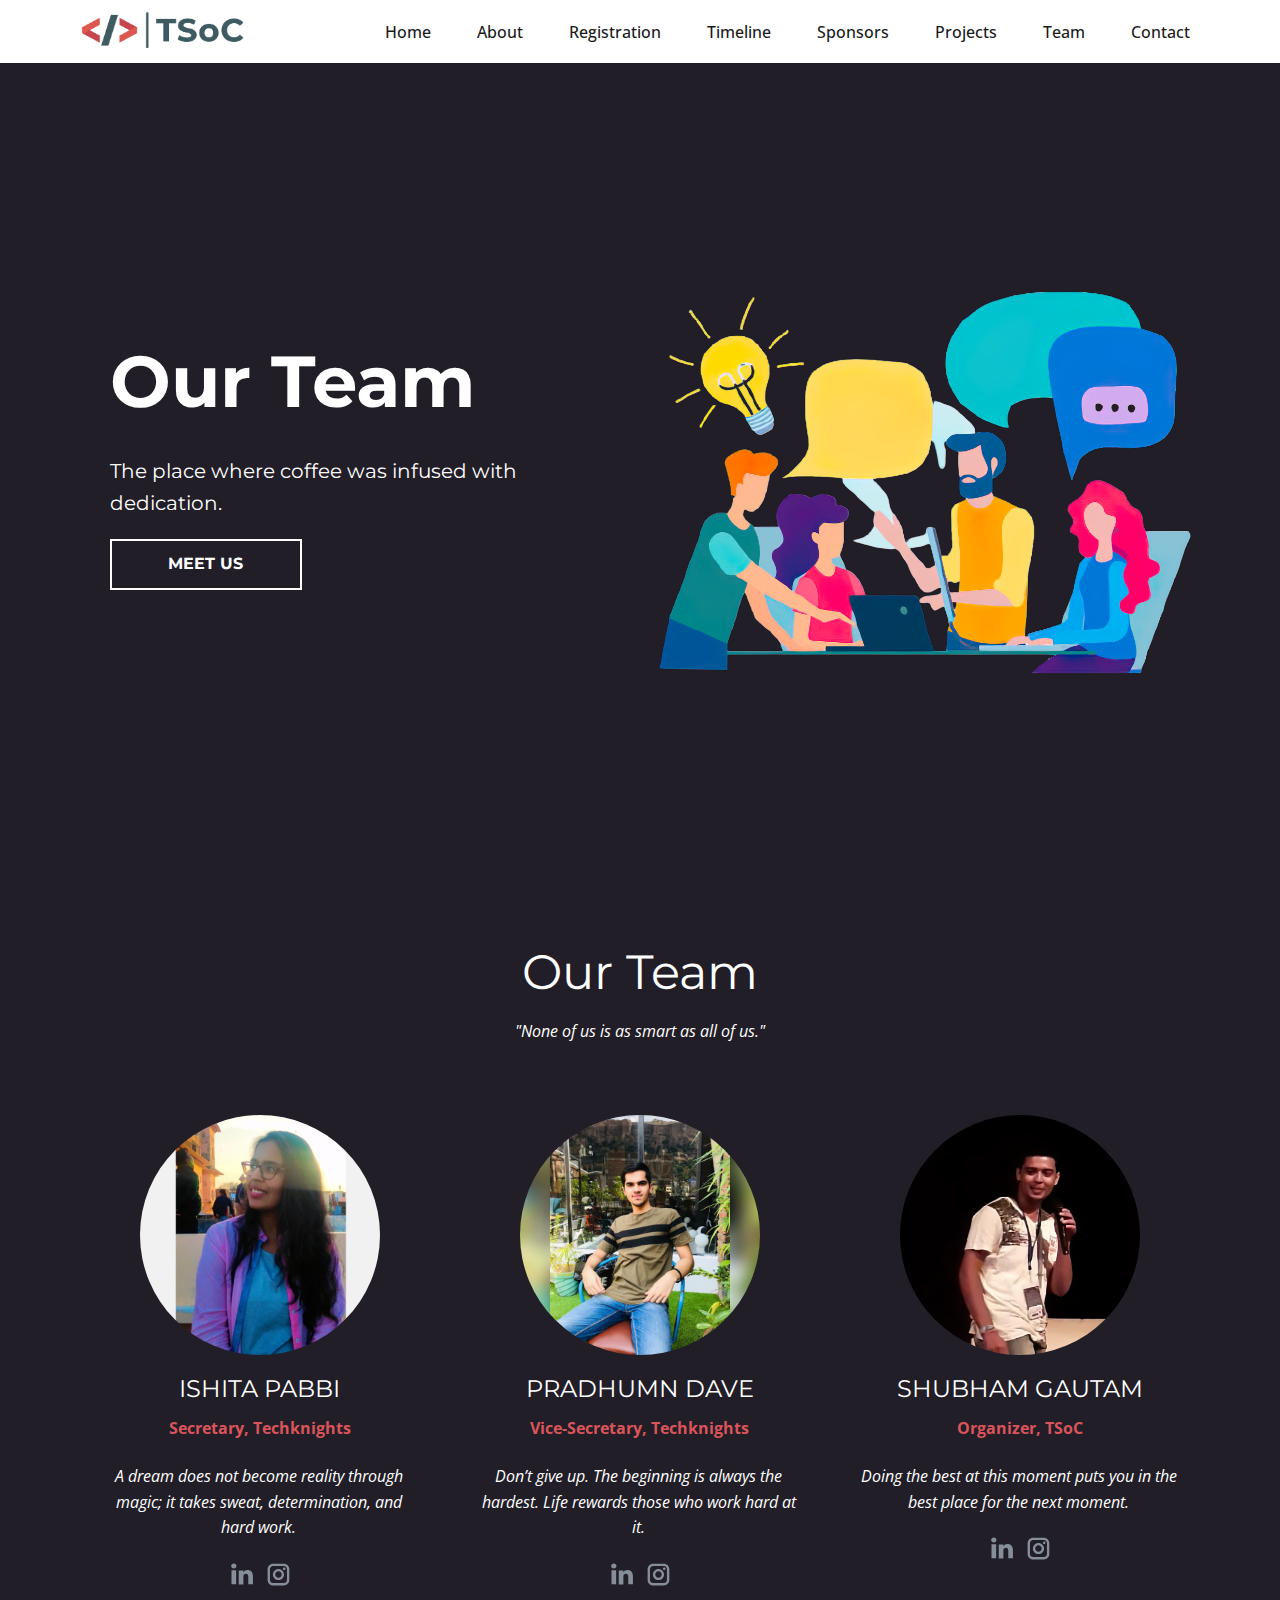
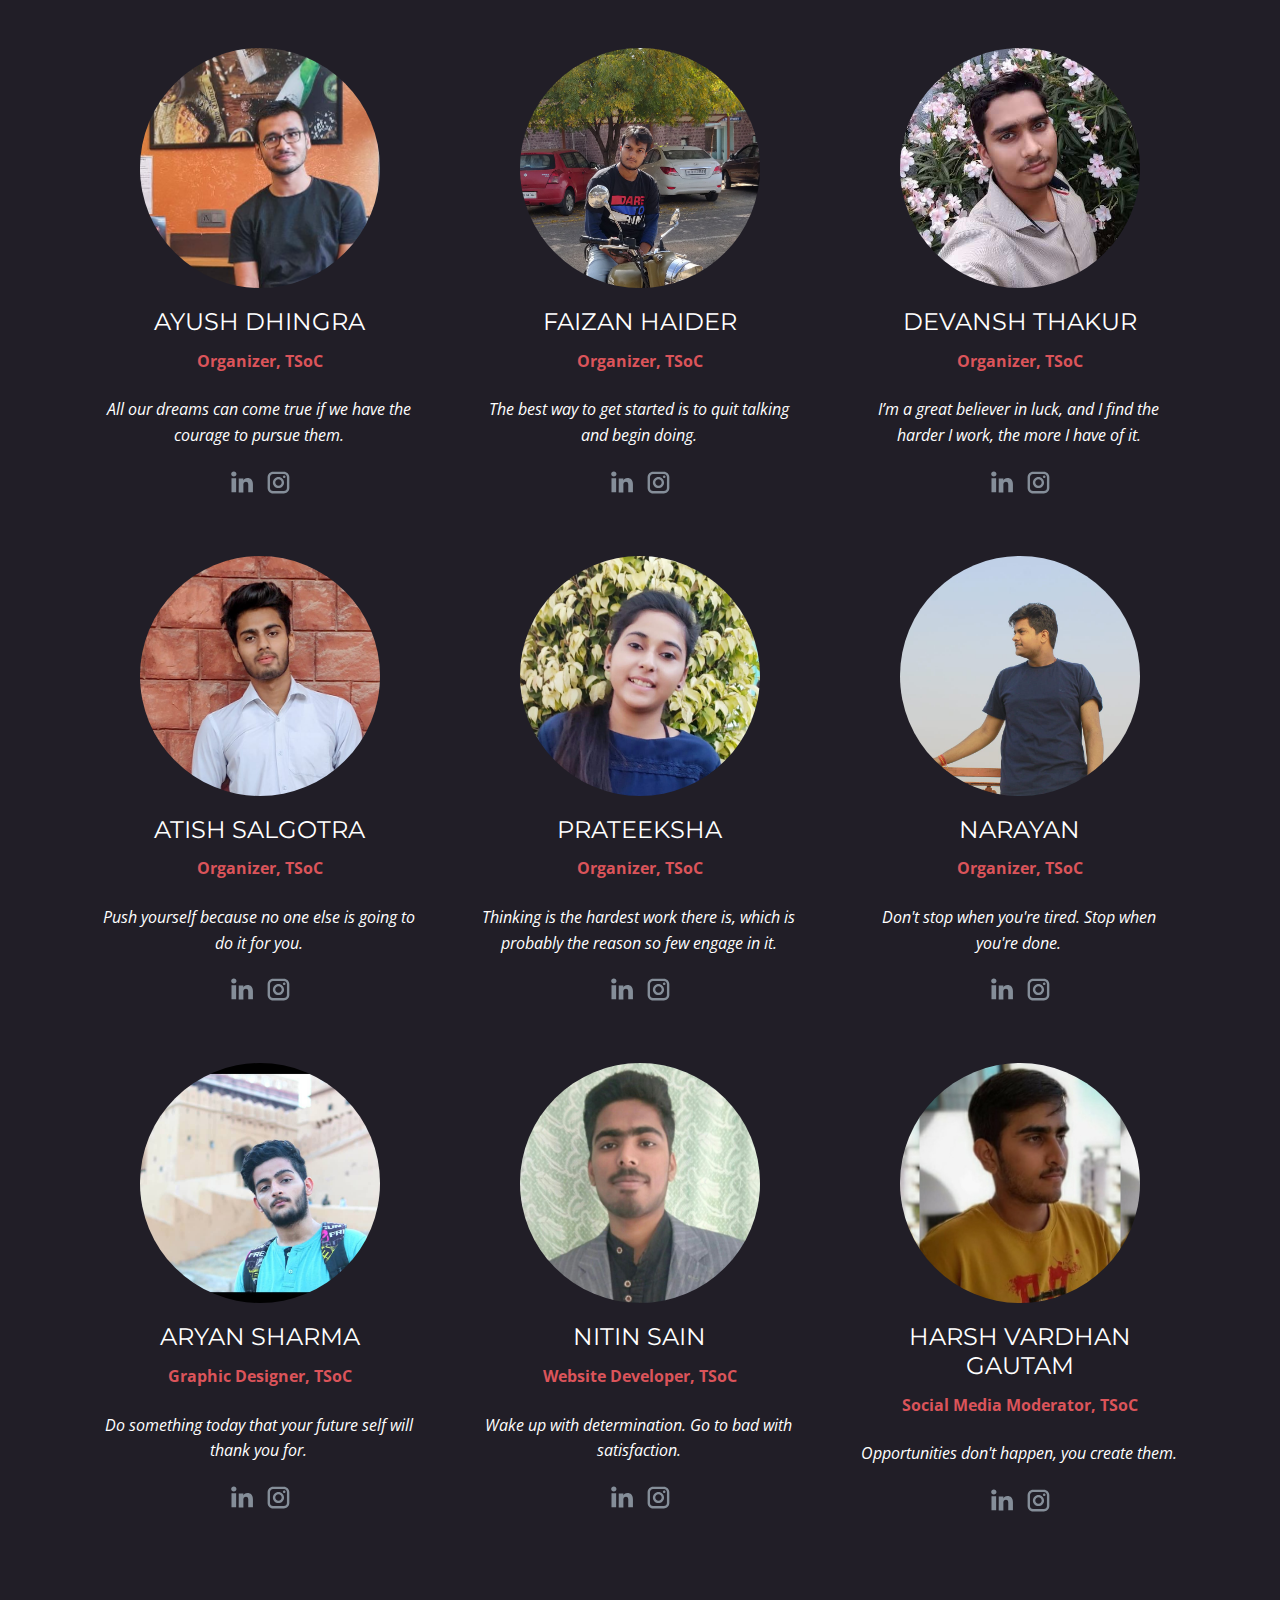
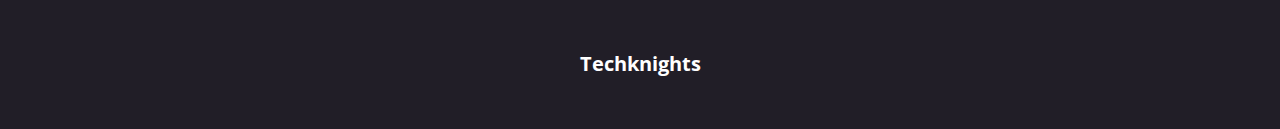
<file: team.html>
<!DOCTYPE html>
<html style="font-size: 16px;">

<head>
  <meta name="viewport" content="width=device-width, initial-scale=1.0">
  <meta charset="utf-8">
  <meta name="keywords" content="tsoc, techknights, season of Code, rtu, rajasthan technical university">
  <meta name="description"
    content="TSoC - We made this possible">
  <meta name="page_type" content="np-template-header-footer-from-plugin">
  <title>Techknights Season of Codes | Team</title>
  <link rel="stylesheet" href="css/nicepage.css" media="screen">
  <link rel="stylesheet" href="css/projects.css" media="screen">
  <link rel="shortcut icon" href="images/croppedlogo.png" type="image/png">
  <script class="u-script" type="text/javascript" src="js/jquery.js" defer=""></script>
  <script class="u-script" type="text/javascript" src="js/nicepage.js" defer=""></script>
  <link id="u-theme-google-font" rel="stylesheet"
    href="https://fonts.googleapis.com/css?family=Roboto:100,100i,300,300i,400,400i,500,500i,700,700i,900,900i|Open+Sans:300,300i,400,400i,600,600i,700,700i,800,800i">
  <link id="u-page-google-font" rel="stylesheet"
    href="https://fonts.googleapis.com/css?family=Montserrat:100,100i,200,200i,300,300i,400,400i,500,500i,600,600i,700,700i,800,800i,900,900i">

  <!--Font Awesome-->
  <link rel="stylesheet" href="https://pro.fontawesome.com/releases/v5.3.0/css/all.css"
    integrity="sha384-yXyaKVWGB2SyDoYATyErcgoNH1iAnnf8fCXejZM4NYUbhWiGkZoMwh6IoJ4v5ogi" crossorigin="anonymous">

  <script type="application/ld+json">{
		"@context": "http://schema.org",
		"@type": "Organization",
		"name": "",
		"url": "index.html",
		"logo": "images/croppedlogo.png"
}</script>
  <meta property="og:title" content="Page 1">
  <meta property="og:type" content="website">
  <meta name="theme-color" content="#478ac9">
  <link rel="canonical" href="index.html">
  <meta property="og:url" content="index.html">
</head>

<body class="u-body">
  <header class="u-clearfix u-header u-sticky u-white u-header" id="sec-f2ec">
    <div class="u-clearfix u-sheet u-sheet-1">
      <nav class="u-menu u-menu-dropdown u-offcanvas u-menu-1">
        <div class="menu-collapse" style="font-size: 1rem; letter-spacing: 0px; font-weight: 500;">
          <a class="u-button-style u-custom-active-border-color u-custom-active-color u-custom-border u-custom-border-color u-custom-borders u-custom-hover-border-color u-custom-hover-color u-custom-left-right-menu-spacing u-custom-padding-bottom u-custom-text-active-color u-custom-text-color u-custom-text-hover-color u-custom-top-bottom-menu-spacing u-nav-link u-text-active-palette-1-base u-text-hover-palette-2-base"
            href="#">
            <svg>
              <use xmlns:xlink="http://www.w3.org/1999/xlink" xlink:href="#menu-hamburger"></use>
            </svg>
            <svg version="1.1" xmlns="http://www.w3.org/2000/svg" xmlns:xlink="http://www.w3.org/1999/xlink">
              <defs>
                <symbol id="menu-hamburger" viewBox="0 0 16 16" style="width: 16px; height: 16px;">
                  <rect y="1" width="16" height="2"></rect>
                  <rect y="7" width="16" height="2"></rect>
                  <rect y="13" width="16" height="2"></rect>
                </symbol>
              </defs>
            </svg>
          </a>
        </div>
        <div class="u-custom-menu u-nav-container">
          <ul class="u-nav u-spacing-2 u-unstyled u-nav-1">
            <li class="u-nav-item"><a
                class="u-active-grey-5 u-border-active-palette-1-base u-border-hover-palette-1-light-1 u-button-style u-hover-grey-10 u-nav-link u-text-active-grey-90 u-text-grey-90 u-text-hover-grey-90"
                href="./index.html#home" style="padding: 10px 20px;">Home</a>
            </li>
            <li class="u-nav-item"><a
                class="u-active-grey-5 u-border-active-palette-1-base u-border-hover-palette-1-light-1 u-button-style u-hover-grey-10 u-nav-link u-text-active-grey-90 u-text-grey-90 u-text-hover-grey-90"
                href="./index.html" style="padding: 10px 20px;">About</a>
            </li>
            <li class="u-nav-item"><a
                class="u-active-grey-5 u-border-active-palette-1-base u-border-hover-palette-1-light-1 u-button-style u-hover-grey-10 u-nav-link u-text-active-grey-90 u-text-grey-90 u-text-hover-grey-90"
                href="./index.html#register" style="padding: 10px 20px;">Registration</a>
            </li>
            <li class="u-nav-item"><a
                class="u-active-grey-5 u-border-active-palette-1-base u-border-hover-palette-1-light-1 u-button-style u-hover-grey-10 u-nav-link u-text-active-grey-90 u-text-grey-90 u-text-hover-grey-90"
                href="./index.html#timeline" style="padding: 10px 20px;">Timeline</a>
            </li>
            <li class="u-nav-item"><a
              class="u-active-grey-5 u-border-active-palette-1-base u-border-hover-palette-1-light-1 u-button-style u-hover-grey-10 u-nav-link u-text-active-grey-90 u-text-grey-90 u-text-hover-grey-90"
              href="./projects.html" style="padding: 10px 20px;">Sponsors</a>
          </li>
            <li class="u-nav-item"><a
                class="u-active-grey-5 u-border-active-palette-1-base u-border-hover-palette-1-light-1 u-button-style u-hover-grey-10 u-nav-link u-text-active-grey-90 u-text-grey-90 u-text-hover-grey-90"
                href="./projects.html" style="padding: 10px 20px;">Projects</a>
            </li>
            <li class="u-nav-item"><a
                class="u-active-grey-5 u-border-active-palette-1-base u-border-hover-palette-1-light-1 u-button-style u-hover-grey-10 u-nav-link u-text-active-grey-90 u-text-grey-90 u-text-hover-grey-90"
                href="#" style="padding: 10px 20px;">Team</a>
            </li>
            <li class="u-nav-item"><a
                class="u-active-grey-5 u-border-active-palette-1-base u-border-hover-palette-1-light-1 u-button-style u-hover-grey-10 u-nav-link u-text-active-grey-90 u-text-grey-90 u-text-hover-grey-90"
                href="./index.html#contact" style="padding: 10px 20px;">Contact</a>
            </li>
          </ul>
        </div>
        <div class="u-custom-menu u-nav-container-collapse">
          <div class="u-black u-container-style u-inner-container-layout u-opacity u-opacity-95 u-sidenav">
            <div class="u-sidenav-overflow">
              <div class="u-menu-close"></div>
              <ul class="u-align-center u-nav u-popupmenu-items u-unstyled u-nav-2">
                <li class="u-nav-item"><a class="u-button-style u-nav-link" href="./index.html#home"
                    style="padding: 10px 20px;">Home</a>
                </li>
                <li class="u-nav-item"><a class="u-button-style u-nav-link" href="./index.html"
                    style="padding: 10px 20px;">About</a>
                </li>
                <li class="u-nav-item"><a class="u-button-style u-nav-link" href="./index.html#register"
                    style="padding: 10px 20px;">Registration</a>
                </li>
                <li class="u-nav-item"><a class="u-button-style u-nav-link" href="./index.html#timeline"
                    style="padding: 10px 20px;">Timeline</a>
                </li>
                <li class="u-nav-item"><a class="u-button-style u-nav-link" href="./projects.html"
                    style="padding: 10px 20px;">Projects</a>
                </li>
                <li class="u-nav-item"><a class="u-button-style u-nav-link" href="#"
                    style="padding: 10px 20px;">Team</a>
                </li>
                <li class="u-nav-item"><a class="u-button-style u-nav-link" href="./index.html#contact"
                    style="padding: 10px 20px;">Contact</a>
                </li>
              </ul>
            </div>
          </div>
          <div class="u-black u-menu-overlay u-opacity u-opacity-70"></div>
        </div>
      </nav>
      <a href="#" class="u-image u-logo u-image-1" title="Techknights Season of Code">
        <img src="images/croppedlogo.png" class="u-logo-image u-logo-image-1" data-image-width="184">
      </a>
    </div>
  </header>
  <section class="u-align-center u-clearfix u-custom-color-2 u-valign-top u-section-1" id="carousel_1a65">
    <div class="u-align-left u-custom-color-2 u-expanded-width u-shape u-shape-1"></div>
    <div class="u-clearfix u-gutter-0 u-layout-wrap u-layout-wrap-1">
      <div class="u-gutter-0 u-layout">
        <div class="u-layout-row">
          <div class="u-size-30 u-size-60-md">
            <div class="u-layout-col">
              <div
                class="u-align-left u-container-style u-custom-color-2 u-layout-cell u-left-cell u-size-60 u-layout-cell-1">
                <div class="u-container-layout u-valign-middle u-container-layout-1">
                  <h1
                    class="u-align-center-md u-align-center-sm u-align-center-xs u-custom-font u-font-montserrat u-text u-text-1">
                    Our Team</h1>
                  <p
                    class="u-align-center-md u-align-center-sm u-align-center-xs u-custom-font u-font-montserrat u-text u-text-body-alt-color u-text-2">
                    The place where coffee was infused with dedication.</p>
                  <a href="#team-sec"
                    class="u-border-2 u-border-white u-btn u-button-style u-custom-font u-font-montserrat u-btn-1">Meet Us</a>
                </div>
              </div>
            </div>
          </div>
          <div class="u-size-30 u-size-60-md">
            <div class="u-layout-row">
              <div class="u-container-style u-layout-cell u-right-cell u-size-60 u-layout-cell-2">
                <div class="u-container-layout u-valign-middle u-container-layout-2">
                  <img class="u-expanded-width u-image u-image-default u-image-1" data-image-width="1600"
                    data-image-height="1064" src="images/team.png">
                </div>
              </div>
            </div>
          </div>
        </div>
      </div>
    </div>
  </section>
  
  <section class="u-align-center u-clearfix u-custom-color-2 u-section-3" id="team-sec">
    <div class="u-clearfix u-sheet u-valign-middle u-sheet-1">
      <h1 class="u-custom-font u-font-montserrat u-text u-text-default u-text-1">Our Team</h1>
      <p class="u-text u-text-default u-text-2"><i>"None of us is as smart as all of us."</i>
      </p>
      <div class="u-expanded-width u-list u-repeater u-list-1">
        <div class="u-align-center u-container-style u-list-item u-repeater-item">
          <div class="u-container-layout u-similar-container u-valign-top u-container-layout-1">
            <div alt="" class="u-image u-image-circle u-image-1" data-image-width="1200" data-image-height="1094" style="background: url(./images/ishita_boss.png); background-position: center; background-size: contain;"></div>
            <h3 class="u-align-center u-custom-font u-font-montserrat u-text u-text-default u-text-3">Ishita Pabbi</h3>
            <p class="u-text u-text-default u-text-palette-2-base u-text-4">Secretary, Techknights</p>
            <p class="u-text u-text-5">A dream does not become reality through magic; it takes sweat, determination, and hard work.</p>
            <div class="u-social-icons u-spacing-10 u-text-palette-5-dark-1 u-social-icons-1">
              <a class="u-social-url" target="_blank" href="https://www.linkedin.com/in/ishita-pabbi-4286b1171"><span
                  class="u-icon u-icon-circle u-social-linkedin u-social-type-logo u-icon-1"><svg class="u-svg-link"
                    preserveAspectRatio="xMidYMin slice" viewBox="0 0 112 112">
                    <use xmlns:xlink="http://www.w3.org/1999/xlink" xlink:href="#svg-480e"></use>
                  </svg><svg xmlns="http://www.w3.org/2000/svg" xmlns:xlink="http://www.w3.org/1999/xlink" version="1.1"
                    xml:space="preserve" class="u-svg-content" viewBox="0 0 112 112" x="0px" y="0px" id="svg-480e">
                    <path
                      d="M33.8,96.8H14.5v-58h19.3V96.8z M24.1,30.9L24.1,30.9c-6.6,0-10.8-4.5-10.8-10.1c0-5.8,4.3-10.1,10.9-10.1 S34.9,15,35.1,20.8C35.1,26.4,30.8,30.9,24.1,30.9z M103.3,96.8H84.1v-31c0-7.8-2.7-13.1-9.8-13.1c-5.3,0-8.5,3.6-9.9,7.1 c-0.6,1.3-0.6,3-0.6,4.8V97H44.5c0,0,0.3-52.6,0-58h19.3v8.2c2.6-3.9,7.2-9.6,17.4-9.6c12.7,0,22.2,8.4,22.2,26.1V96.8z">
                    </path>
                  </svg></span>
              </a>
              <a class="u-social-url" target="_blank" href="https://www.instagram.com/ishita__15/"><span
                  class="u-icon u-icon-circle u-social-instagram u-social-type-logo u-icon-2"><svg class="u-svg-link"
                    preserveAspectRatio="xMidYMin slice" viewBox="0 0 112 112">
                    <use xmlns:xlink="http://www.w3.org/1999/xlink" xlink:href="#svg-15e6"></use>
                  </svg><svg xmlns="http://www.w3.org/2000/svg" xmlns:xlink="http://www.w3.org/1999/xlink" version="1.1"
                    xml:space="preserve" class="u-svg-content" viewBox="0 0 112 112" x="0px" y="0px" id="svg-15e6">
                    <path
                      d="M55.9,32.9c-12.8,0-23.2,10.4-23.2,23.2s10.4,23.2,23.2,23.2s23.2-10.4,23.2-23.2S68.7,32.9,55.9,32.9z M55.9,69.4c-7.4,0-13.3-6-13.3-13.3c-0.1-7.4,6-13.3,13.3-13.3s13.3,6,13.3,13.3C69.3,63.5,63.3,69.4,55.9,69.4z">
                    </path>
                    <path d="M79.7,26.8c-3,0-5.4,2.5-5.4,5.4s2.5,5.4,5.4,5.4c3,0,5.4-2.5,5.4-5.4S82.7,26.8,79.7,26.8z">
                    </path>
                    <path
                      d="M78.2,11H33.5C21,11,10.8,21.3,10.8,33.7v44.7c0,12.6,10.2,22.8,22.7,22.8h44.7c12.6,0,22.7-10.2,22.7-22.7 V33.7C100.8,21.1,90.6,11,78.2,11z M91,78.4c0,7.1-5.8,12.8-12.8,12.8H33.5c-7.1,0-12.8-5.8-12.8-12.8V33.7 c0-7.1,5.8-12.8,12.8-12.8h44.7c7.1,0,12.8,5.8,12.8,12.8V78.4z">
                    </path>
                  </svg></span>
              </a>
            </div>
          </div>
        </div>

        <div class="u-align-center u-container-style u-list-item u-repeater-item">
          <div class="u-container-layout u-similar-container u-valign-top u-container-layout-1">
            <div alt="" class="u-image u-image-circle u-image-1" data-image-width="1200" data-image-height="1094"
              style="background: url(./images/pradhumn_boss.png); background-position: center; background-size: contain;"></div>
            <h3 class="u-align-center u-custom-font u-font-montserrat u-text u-text-default u-text-3">Pradhumn Dave</h3>
            <p class="u-text u-text-default u-text-palette-2-base u-text-4">Vice-Secretary, Techknights</p>
            <p class="u-text u-text-5">Don’t give up. The beginning is always the hardest. Life rewards those who work hard at it.</p>
            <div class="u-social-icons u-spacing-10 u-text-palette-5-dark-1 u-social-icons-1">
              <a class="u-social-url" target="_blank" href="https://www.linkedin.com/in/pradhumn-dave-5b4152159"><span
                  class="u-icon u-icon-circle u-social-linkedin u-social-type-logo u-icon-1"><svg class="u-svg-link"
                    preserveAspectRatio="xMidYMin slice" viewBox="0 0 112 112" style="">
                    <use xmlns:xlink="http://www.w3.org/1999/xlink" xlink:href="#svg-480e"></use>
                  </svg><svg xmlns="http://www.w3.org/2000/svg" xmlns:xlink="http://www.w3.org/1999/xlink" version="1.1"
                    xml:space="preserve" class="u-svg-content" viewBox="0 0 112 112" x="0px" y="0px" id="svg-480e">
                    <path
                      d="M33.8,96.8H14.5v-58h19.3V96.8z M24.1,30.9L24.1,30.9c-6.6,0-10.8-4.5-10.8-10.1c0-5.8,4.3-10.1,10.9-10.1 S34.9,15,35.1,20.8C35.1,26.4,30.8,30.9,24.1,30.9z M103.3,96.8H84.1v-31c0-7.8-2.7-13.1-9.8-13.1c-5.3,0-8.5,3.6-9.9,7.1 c-0.6,1.3-0.6,3-0.6,4.8V97H44.5c0,0,0.3-52.6,0-58h19.3v8.2c2.6-3.9,7.2-9.6,17.4-9.6c12.7,0,22.2,8.4,22.2,26.1V96.8z">
                    </path>
                  </svg></span>
              </a>
              <a class="u-social-url" target="_blank" href="#"><span
                  class="u-icon u-icon-circle u-social-instagram u-social-type-logo u-icon-2"><svg class="u-svg-link"
                    preserveAspectRatio="xMidYMin slice" viewBox="0 0 112 112" style="">
                    <use xmlns:xlink="http://www.w3.org/1999/xlink" xlink:href="#svg-15e6"></use>
                  </svg><svg xmlns="http://www.w3.org/2000/svg" xmlns:xlink="http://www.w3.org/1999/xlink" version="1.1"
                    xml:space="preserve" class="u-svg-content" viewBox="0 0 112 112" x="0px" y="0px" id="svg-15e6">
                    <path
                      d="M55.9,32.9c-12.8,0-23.2,10.4-23.2,23.2s10.4,23.2,23.2,23.2s23.2-10.4,23.2-23.2S68.7,32.9,55.9,32.9z M55.9,69.4c-7.4,0-13.3-6-13.3-13.3c-0.1-7.4,6-13.3,13.3-13.3s13.3,6,13.3,13.3C69.3,63.5,63.3,69.4,55.9,69.4z">
                    </path>
                    <path d="M79.7,26.8c-3,0-5.4,2.5-5.4,5.4s2.5,5.4,5.4,5.4c3,0,5.4-2.5,5.4-5.4S82.7,26.8,79.7,26.8z">
                    </path>
                    <path
                      d="M78.2,11H33.5C21,11,10.8,21.3,10.8,33.7v44.7c0,12.6,10.2,22.8,22.7,22.8h44.7c12.6,0,22.7-10.2,22.7-22.7 V33.7C100.8,21.1,90.6,11,78.2,11z M91,78.4c0,7.1-5.8,12.8-12.8,12.8H33.5c-7.1,0-12.8-5.8-12.8-12.8V33.7 c0-7.1,5.8-12.8,12.8-12.8h44.7c7.1,0,12.8,5.8,12.8,12.8V78.4z">
                    </path>
                  </svg></span>
              </a>
            </div>
          </div>
        </div>

        <div class="u-align-center u-container-style u-list-item u-repeater-item">
          <div class="u-container-layout u-similar-container u-valign-top u-container-layout-1">
            <div alt="" class="u-image u-image-circle u-image-1" data-image-width="1200" data-image-height="1094"
              style="background: url(./images/shubham.jpg); background-position: center; background-size: contain;"></div>
            <h3 class="u-align-center u-custom-font u-font-montserrat u-text u-text-default u-text-3">Shubham Gautam</h3>
            <p class="u-text u-text-default u-text-palette-2-base u-text-4">Organizer, TSoC</p>
            <p class="u-text u-text-5">Doing the best at this moment puts you in the best place for the next moment.</p>
            <div class="u-social-icons u-spacing-10 u-text-palette-5-dark-1 u-social-icons-1">
              <a class="u-social-url" target="_blank" href="https://www.linkedin.com/in/shubham-gautam-433019191/"><span
                  class="u-icon u-icon-circle u-social-linkedin u-social-type-logo u-icon-1"><svg class="u-svg-link"
                    preserveAspectRatio="xMidYMin slice" viewBox="0 0 112 112" style="">
                    <use xmlns:xlink="http://www.w3.org/1999/xlink" xlink:href="#svg-480e"></use>
                  </svg><svg xmlns="http://www.w3.org/2000/svg" xmlns:xlink="http://www.w3.org/1999/xlink" version="1.1"
                    xml:space="preserve" class="u-svg-content" viewBox="0 0 112 112" x="0px" y="0px" id="svg-480e">
                    <path
                      d="M33.8,96.8H14.5v-58h19.3V96.8z M24.1,30.9L24.1,30.9c-6.6,0-10.8-4.5-10.8-10.1c0-5.8,4.3-10.1,10.9-10.1 S34.9,15,35.1,20.8C35.1,26.4,30.8,30.9,24.1,30.9z M103.3,96.8H84.1v-31c0-7.8-2.7-13.1-9.8-13.1c-5.3,0-8.5,3.6-9.9,7.1 c-0.6,1.3-0.6,3-0.6,4.8V97H44.5c0,0,0.3-52.6,0-58h19.3v8.2c2.6-3.9,7.2-9.6,17.4-9.6c12.7,0,22.2,8.4,22.2,26.1V96.8z">
                    </path>
                  </svg></span>
              </a>
              <a class="u-social-url" target="_blank" href="https://instagram.com/imxshubham"><span
                  class="u-icon u-icon-circle u-social-instagram u-social-type-logo u-icon-2"><svg class="u-svg-link"
                    preserveAspectRatio="xMidYMin slice" viewBox="0 0 112 112" style="">
                    <use xmlns:xlink="http://www.w3.org/1999/xlink" xlink:href="#svg-15e6"></use>
                  </svg><svg xmlns="http://www.w3.org/2000/svg" xmlns:xlink="http://www.w3.org/1999/xlink" version="1.1"
                    xml:space="preserve" class="u-svg-content" viewBox="0 0 112 112" x="0px" y="0px" id="svg-15e6">
                    <path
                      d="M55.9,32.9c-12.8,0-23.2,10.4-23.2,23.2s10.4,23.2,23.2,23.2s23.2-10.4,23.2-23.2S68.7,32.9,55.9,32.9z M55.9,69.4c-7.4,0-13.3-6-13.3-13.3c-0.1-7.4,6-13.3,13.3-13.3s13.3,6,13.3,13.3C69.3,63.5,63.3,69.4,55.9,69.4z">
                    </path>
                    <path d="M79.7,26.8c-3,0-5.4,2.5-5.4,5.4s2.5,5.4,5.4,5.4c3,0,5.4-2.5,5.4-5.4S82.7,26.8,79.7,26.8z">
                    </path>
                    <path
                      d="M78.2,11H33.5C21,11,10.8,21.3,10.8,33.7v44.7c0,12.6,10.2,22.8,22.7,22.8h44.7c12.6,0,22.7-10.2,22.7-22.7 V33.7C100.8,21.1,90.6,11,78.2,11z M91,78.4c0,7.1-5.8,12.8-12.8,12.8H33.5c-7.1,0-12.8-5.8-12.8-12.8V33.7 c0-7.1,5.8-12.8,12.8-12.8h44.7c7.1,0,12.8,5.8,12.8,12.8V78.4z">
                    </path>
                  </svg></span>
              </a>
            </div>
          </div>
        </div>

        <div class="u-align-center u-container-style u-list-item u-repeater-item">
          <div class="u-container-layout u-similar-container u-valign-top u-container-layout-1">
            <div alt="" class="u-image u-image-circle u-image-1" data-image-width="1200" data-image-height="1094"
              style="background: url(./images/ayush.png); background-position: center; background-size: contain;"></div>
            <h3 class="u-align-center u-custom-font u-font-montserrat u-text u-text-default u-text-3">Ayush Dhingra</h3>
            <p class="u-text u-text-default u-text-palette-2-base u-text-4">Organizer, TSoC</p>
            <p class="u-text u-text-5">All our dreams can come true if we have the courage to pursue them.</p>
            <div class="u-social-icons u-spacing-10 u-text-palette-5-dark-1 u-social-icons-1">
              <a class="u-social-url" target="_blank" href="#"><span
                  class="u-icon u-icon-circle u-social-linkedin u-social-type-logo u-icon-1"><svg class="u-svg-link"
                    preserveAspectRatio="xMidYMin slice" viewBox="0 0 112 112" style="">
                    <use xmlns:xlink="http://www.w3.org/1999/xlink" xlink:href="#svg-480e"></use>
                  </svg><svg xmlns="http://www.w3.org/2000/svg" xmlns:xlink="http://www.w3.org/1999/xlink" version="1.1"
                    xml:space="preserve" class="u-svg-content" viewBox="0 0 112 112" x="0px" y="0px" id="svg-480e">
                    <path
                      d="M33.8,96.8H14.5v-58h19.3V96.8z M24.1,30.9L24.1,30.9c-6.6,0-10.8-4.5-10.8-10.1c0-5.8,4.3-10.1,10.9-10.1 S34.9,15,35.1,20.8C35.1,26.4,30.8,30.9,24.1,30.9z M103.3,96.8H84.1v-31c0-7.8-2.7-13.1-9.8-13.1c-5.3,0-8.5,3.6-9.9,7.1 c-0.6,1.3-0.6,3-0.6,4.8V97H44.5c0,0,0.3-52.6,0-58h19.3v8.2c2.6-3.9,7.2-9.6,17.4-9.6c12.7,0,22.2,8.4,22.2,26.1V96.8z">
                    </path>
                  </svg></span>
              </a>
              <a class="u-social-url" target="_blank" href="#"><span
                  class="u-icon u-icon-circle u-social-instagram u-social-type-logo u-icon-2"><svg class="u-svg-link"
                    preserveAspectRatio="xMidYMin slice" viewBox="0 0 112 112" style="">
                    <use xmlns:xlink="http://www.w3.org/1999/xlink" xlink:href="#svg-15e6"></use>
                  </svg><svg xmlns="http://www.w3.org/2000/svg" xmlns:xlink="http://www.w3.org/1999/xlink" version="1.1"
                    xml:space="preserve" class="u-svg-content" viewBox="0 0 112 112" x="0px" y="0px" id="svg-15e6">
                    <path
                      d="M55.9,32.9c-12.8,0-23.2,10.4-23.2,23.2s10.4,23.2,23.2,23.2s23.2-10.4,23.2-23.2S68.7,32.9,55.9,32.9z M55.9,69.4c-7.4,0-13.3-6-13.3-13.3c-0.1-7.4,6-13.3,13.3-13.3s13.3,6,13.3,13.3C69.3,63.5,63.3,69.4,55.9,69.4z">
                    </path>
                    <path d="M79.7,26.8c-3,0-5.4,2.5-5.4,5.4s2.5,5.4,5.4,5.4c3,0,5.4-2.5,5.4-5.4S82.7,26.8,79.7,26.8z">
                    </path>
                    <path
                      d="M78.2,11H33.5C21,11,10.8,21.3,10.8,33.7v44.7c0,12.6,10.2,22.8,22.7,22.8h44.7c12.6,0,22.7-10.2,22.7-22.7 V33.7C100.8,21.1,90.6,11,78.2,11z M91,78.4c0,7.1-5.8,12.8-12.8,12.8H33.5c-7.1,0-12.8-5.8-12.8-12.8V33.7 c0-7.1,5.8-12.8,12.8-12.8h44.7c7.1,0,12.8,5.8,12.8,12.8V78.4z">
                    </path>
                  </svg></span>
              </a>
            </div>
          </div>
        </div>

        <div class="u-align-center u-container-style u-list-item u-repeater-item">
          <div class="u-container-layout u-similar-container u-valign-top u-container-layout-1">
            <div alt="" class="u-image u-image-circle u-image-1" data-image-width="1200" data-image-height="1094"
              style="background: url(./images/Faizan.jpg);  background-size: cover;"></div>
            <h3 class="u-align-center u-custom-font u-font-montserrat u-text u-text-default u-text-3">Faizan Haider</h3>
            <p class="u-text u-text-default u-text-palette-2-base u-text-4">Organizer, TSoC</p>
            <p class="u-text u-text-5"> The best way to get started is to quit talking and begin doing.</p>
            <div class="u-social-icons u-spacing-10 u-text-palette-5-dark-1 u-social-icons-1">
              <a class="u-social-url" target="_blank" href="https://www.linkedin.com/in/faizan-haider-3a4220193"><span
                  class="u-icon u-icon-circle u-social-linkedin u-social-type-logo u-icon-1"><svg class="u-svg-link"
                    preserveAspectRatio="xMidYMin slice" viewBox="0 0 112 112" style="">
                    <use xmlns:xlink="http://www.w3.org/1999/xlink" xlink:href="#svg-480e"></use>
                  </svg><svg xmlns="http://www.w3.org/2000/svg" xmlns:xlink="http://www.w3.org/1999/xlink" version="1.1"
                    xml:space="preserve" class="u-svg-content" viewBox="0 0 112 112" x="0px" y="0px" id="svg-480e">
                    <path
                      d="M33.8,96.8H14.5v-58h19.3V96.8z M24.1,30.9L24.1,30.9c-6.6,0-10.8-4.5-10.8-10.1c0-5.8,4.3-10.1,10.9-10.1 S34.9,15,35.1,20.8C35.1,26.4,30.8,30.9,24.1,30.9z M103.3,96.8H84.1v-31c0-7.8-2.7-13.1-9.8-13.1c-5.3,0-8.5,3.6-9.9,7.1 c-0.6,1.3-0.6,3-0.6,4.8V97H44.5c0,0,0.3-52.6,0-58h19.3v8.2c2.6-3.9,7.2-9.6,17.4-9.6c12.7,0,22.2,8.4,22.2,26.1V96.8z">
                    </path>
                  </svg></span>
              </a>
              <a class="u-social-url" target="_blank" href="#"><span
                  class="u-icon u-icon-circle u-social-instagram u-social-type-logo u-icon-2"><svg class="u-svg-link"
                    preserveAspectRatio="xMidYMin slice" viewBox="0 0 112 112" style="">
                    <use xmlns:xlink="http://www.w3.org/1999/xlink" xlink:href="#svg-15e6"></use>
                  </svg><svg xmlns="http://www.w3.org/2000/svg" xmlns:xlink="http://www.w3.org/1999/xlink" version="1.1"
                    xml:space="preserve" class="u-svg-content" viewBox="0 0 112 112" x="0px" y="0px" id="svg-15e6">
                    <path
                      d="M55.9,32.9c-12.8,0-23.2,10.4-23.2,23.2s10.4,23.2,23.2,23.2s23.2-10.4,23.2-23.2S68.7,32.9,55.9,32.9z M55.9,69.4c-7.4,0-13.3-6-13.3-13.3c-0.1-7.4,6-13.3,13.3-13.3s13.3,6,13.3,13.3C69.3,63.5,63.3,69.4,55.9,69.4z">
                    </path>
                    <path d="M79.7,26.8c-3,0-5.4,2.5-5.4,5.4s2.5,5.4,5.4,5.4c3,0,5.4-2.5,5.4-5.4S82.7,26.8,79.7,26.8z">
                    </path>
                    <path
                      d="M78.2,11H33.5C21,11,10.8,21.3,10.8,33.7v44.7c0,12.6,10.2,22.8,22.7,22.8h44.7c12.6,0,22.7-10.2,22.7-22.7 V33.7C100.8,21.1,90.6,11,78.2,11z M91,78.4c0,7.1-5.8,12.8-12.8,12.8H33.5c-7.1,0-12.8-5.8-12.8-12.8V33.7 c0-7.1,5.8-12.8,12.8-12.8h44.7c7.1,0,12.8,5.8,12.8,12.8V78.4z">
                    </path>
                  </svg></span>
              </a>
            </div>
          </div>
        </div>
        
        <div class="u-align-center u-container-style u-list-item u-repeater-item">
          <div class="u-container-layout u-similar-container u-valign-top u-container-layout-1">
            <div alt="" class="u-image u-image-circle u-image-1" data-image-width="1200" data-image-height="1094"
              style="background: url(./images/davesh.jpg);  background-size: cover;"></div>
            <h3 class="u-align-center u-custom-font u-font-montserrat u-text u-text-default u-text-3">Devansh Thakur</h3>
            <p class="u-text u-text-default u-text-palette-2-base u-text-4">Organizer, TSoC</p>
            <p class="u-text u-text-5">I’m a great believer in luck, and I find the harder I work, the more I have of it.</p>
            <div class="u-social-icons u-spacing-10 u-text-palette-5-dark-1 u-social-icons-1">
              <a class="u-social-url" target="_blank" href="https://www.linkedin.com/in/devansh-thakur-603865194"><span
                  class="u-icon u-icon-circle u-social-linkedin u-social-type-logo u-icon-1"><svg class="u-svg-link"
                    preserveAspectRatio="xMidYMin slice" viewBox="0 0 112 112" style="">
                    <use xmlns:xlink="http://www.w3.org/1999/xlink" xlink:href="#svg-480e"></use>
                  </svg><svg xmlns="http://www.w3.org/2000/svg" xmlns:xlink="http://www.w3.org/1999/xlink" version="1.1"
                    xml:space="preserve" class="u-svg-content" viewBox="0 0 112 112" x="0px" y="0px" id="svg-480e">
                    <path
                      d="M33.8,96.8H14.5v-58h19.3V96.8z M24.1,30.9L24.1,30.9c-6.6,0-10.8-4.5-10.8-10.1c0-5.8,4.3-10.1,10.9-10.1 S34.9,15,35.1,20.8C35.1,26.4,30.8,30.9,24.1,30.9z M103.3,96.8H84.1v-31c0-7.8-2.7-13.1-9.8-13.1c-5.3,0-8.5,3.6-9.9,7.1 c-0.6,1.3-0.6,3-0.6,4.8V97H44.5c0,0,0.3-52.6,0-58h19.3v8.2c2.6-3.9,7.2-9.6,17.4-9.6c12.7,0,22.2,8.4,22.2,26.1V96.8z">
                    </path>
                  </svg></span>
              </a>
              <a class="u-social-url" target="_blank" href="#"><span
                  class="u-icon u-icon-circle u-social-instagram u-social-type-logo u-icon-2"><svg class="u-svg-link"
                    preserveAspectRatio="xMidYMin slice" viewBox="0 0 112 112" style="">
                    <use xmlns:xlink="http://www.w3.org/1999/xlink" xlink:href="#svg-15e6"></use>
                  </svg><svg xmlns="http://www.w3.org/2000/svg" xmlns:xlink="http://www.w3.org/1999/xlink" version="1.1"
                    xml:space="preserve" class="u-svg-content" viewBox="0 0 112 112" x="0px" y="0px" id="svg-15e6">
                    <path
                      d="M55.9,32.9c-12.8,0-23.2,10.4-23.2,23.2s10.4,23.2,23.2,23.2s23.2-10.4,23.2-23.2S68.7,32.9,55.9,32.9z M55.9,69.4c-7.4,0-13.3-6-13.3-13.3c-0.1-7.4,6-13.3,13.3-13.3s13.3,6,13.3,13.3C69.3,63.5,63.3,69.4,55.9,69.4z">
                    </path>
                    <path d="M79.7,26.8c-3,0-5.4,2.5-5.4,5.4s2.5,5.4,5.4,5.4c3,0,5.4-2.5,5.4-5.4S82.7,26.8,79.7,26.8z">
                    </path>
                    <path
                      d="M78.2,11H33.5C21,11,10.8,21.3,10.8,33.7v44.7c0,12.6,10.2,22.8,22.7,22.8h44.7c12.6,0,22.7-10.2,22.7-22.7 V33.7C100.8,21.1,90.6,11,78.2,11z M91,78.4c0,7.1-5.8,12.8-12.8,12.8H33.5c-7.1,0-12.8-5.8-12.8-12.8V33.7 c0-7.1,5.8-12.8,12.8-12.8h44.7c7.1,0,12.8,5.8,12.8,12.8V78.4z">
                    </path>
                  </svg></span>
              </a>
            </div>
          </div>
        </div>

        <div class="u-align-center u-container-style u-list-item u-repeater-item">
          <div class="u-container-layout u-similar-container u-valign-top u-container-layout-1">
            <div alt="" class="u-image u-image-circle u-image-1" data-image-width="1200" data-image-height="1094"
              style="background: url(./images/Atish.jpg);  background-size: cover;"></div>
            <h3 class="u-align-center u-custom-font u-font-montserrat u-text u-text-default u-text-3">Atish Salgotra</h3>
            <p class="u-text u-text-default u-text-palette-2-base u-text-4">Organizer, TSoC</p>
            <p class="u-text u-text-5">Push yourself because no one else is going to do it for you.</p>
            <div class="u-social-icons u-spacing-10 u-text-palette-5-dark-1 u-social-icons-1">
              <a class="u-social-url" target="_blank" href="http://www.linkedin.com/in/atish-salgotra-0b4b601b7"><span
                  class="u-icon u-icon-circle u-social-linkedin u-social-type-logo u-icon-1"><svg class="u-svg-link"
                    preserveAspectRatio="xMidYMin slice" viewBox="0 0 112 112" style="">
                    <use xmlns:xlink="http://www.w3.org/1999/xlink" xlink:href="#svg-480e"></use>
                  </svg><svg xmlns="http://www.w3.org/2000/svg" xmlns:xlink="http://www.w3.org/1999/xlink" version="1.1"
                    xml:space="preserve" class="u-svg-content" viewBox="0 0 112 112" x="0px" y="0px" id="svg-480e">
                    <path
                      d="M33.8,96.8H14.5v-58h19.3V96.8z M24.1,30.9L24.1,30.9c-6.6,0-10.8-4.5-10.8-10.1c0-5.8,4.3-10.1,10.9-10.1 S34.9,15,35.1,20.8C35.1,26.4,30.8,30.9,24.1,30.9z M103.3,96.8H84.1v-31c0-7.8-2.7-13.1-9.8-13.1c-5.3,0-8.5,3.6-9.9,7.1 c-0.6,1.3-0.6,3-0.6,4.8V97H44.5c0,0,0.3-52.6,0-58h19.3v8.2c2.6-3.9,7.2-9.6,17.4-9.6c12.7,0,22.2,8.4,22.2,26.1V96.8z">
                    </path>
                  </svg></span>
              </a>
              <a class="u-social-url" target="_blank" href="https://www.instagram.com/atish_salgotra/"><span
                  class="u-icon u-icon-circle u-social-instagram u-social-type-logo u-icon-2"><svg class="u-svg-link"
                    preserveAspectRatio="xMidYMin slice" viewBox="0 0 112 112" style="">
                    <use xmlns:xlink="http://www.w3.org/1999/xlink" xlink:href="#svg-15e6"></use>
                  </svg><svg xmlns="http://www.w3.org/2000/svg" xmlns:xlink="http://www.w3.org/1999/xlink" version="1.1"
                    xml:space="preserve" class="u-svg-content" viewBox="0 0 112 112" x="0px" y="0px" id="svg-15e6">
                    <path
                      d="M55.9,32.9c-12.8,0-23.2,10.4-23.2,23.2s10.4,23.2,23.2,23.2s23.2-10.4,23.2-23.2S68.7,32.9,55.9,32.9z M55.9,69.4c-7.4,0-13.3-6-13.3-13.3c-0.1-7.4,6-13.3,13.3-13.3s13.3,6,13.3,13.3C69.3,63.5,63.3,69.4,55.9,69.4z">
                    </path>
                    <path d="M79.7,26.8c-3,0-5.4,2.5-5.4,5.4s2.5,5.4,5.4,5.4c3,0,5.4-2.5,5.4-5.4S82.7,26.8,79.7,26.8z">
                    </path>
                    <path
                      d="M78.2,11H33.5C21,11,10.8,21.3,10.8,33.7v44.7c0,12.6,10.2,22.8,22.7,22.8h44.7c12.6,0,22.7-10.2,22.7-22.7 V33.7C100.8,21.1,90.6,11,78.2,11z M91,78.4c0,7.1-5.8,12.8-12.8,12.8H33.5c-7.1,0-12.8-5.8-12.8-12.8V33.7 c0-7.1,5.8-12.8,12.8-12.8h44.7c7.1,0,12.8,5.8,12.8,12.8V78.4z">
                    </path>
                  </svg></span>
              </a>
            </div>
          </div>
        </div>

        <div class="u-align-center u-container-style u-list-item u-repeater-item">
          <div class="u-container-layout u-similar-container u-valign-top u-container-layout-1">
            <div alt="" class="u-image u-image-circle u-image-1" data-image-width="1200" data-image-height="1094"
              style="background: url(./images/Pratiksha.jpg);  background-repeat: no-repeat;  background-size: cover;"></div>
            <h3 class="u-align-center u-custom-font u-font-montserrat u-text u-text-default u-text-3">Prateeksha</h3>
            <p class="u-text u-text-default u-text-palette-2-base u-text-4">Organizer, TSoC</p>
            <p class="u-text u-text-5">Thinking is the hardest work there is, which is probably the reason so few engage in it.</p>
            <div class="u-social-icons u-spacing-10 u-text-palette-5-dark-1 u-social-icons-1">
              <a class="u-social-url" target="_blank" href="https://www.linkedin.com/in/prateeksha-sharma-816293194/"><span
                  class="u-icon u-icon-circle u-social-linkedin u-social-type-logo u-icon-1"><svg class="u-svg-link"
                    preserveAspectRatio="xMidYMin slice" viewBox="0 0 112 112" style="">
                    <use xmlns:xlink="http://www.w3.org/1999/xlink" xlink:href="#svg-480e"></use>
                  </svg><svg xmlns="http://www.w3.org/2000/svg" xmlns:xlink="http://www.w3.org/1999/xlink" version="1.1"
                    xml:space="preserve" class="u-svg-content" viewBox="0 0 112 112" x="0px" y="0px" id="svg-480e">
                    <path
                      d="M33.8,96.8H14.5v-58h19.3V96.8z M24.1,30.9L24.1,30.9c-6.6,0-10.8-4.5-10.8-10.1c0-5.8,4.3-10.1,10.9-10.1 S34.9,15,35.1,20.8C35.1,26.4,30.8,30.9,24.1,30.9z M103.3,96.8H84.1v-31c0-7.8-2.7-13.1-9.8-13.1c-5.3,0-8.5,3.6-9.9,7.1 c-0.6,1.3-0.6,3-0.6,4.8V97H44.5c0,0,0.3-52.6,0-58h19.3v8.2c2.6-3.9,7.2-9.6,17.4-9.6c12.7,0,22.2,8.4,22.2,26.1V96.8z">
                    </path>
                  </svg></span>
              </a>
              <a class="u-social-url" target="_blank" href="https://www.instagram.com/prateeksha____128/"><span
                  class="u-icon u-icon-circle u-social-instagram u-social-type-logo u-icon-2"><svg class="u-svg-link"
                    preserveAspectRatio="xMidYMin slice" viewBox="0 0 112 112" style="">
                    <use xmlns:xlink="http://www.w3.org/1999/xlink" xlink:href="#svg-15e6"></use>
                  </svg><svg xmlns="http://www.w3.org/2000/svg" xmlns:xlink="http://www.w3.org/1999/xlink" version="1.1"
                    xml:space="preserve" class="u-svg-content" viewBox="0 0 112 112" x="0px" y="0px" id="svg-15e6">
                    <path
                      d="M55.9,32.9c-12.8,0-23.2,10.4-23.2,23.2s10.4,23.2,23.2,23.2s23.2-10.4,23.2-23.2S68.7,32.9,55.9,32.9z M55.9,69.4c-7.4,0-13.3-6-13.3-13.3c-0.1-7.4,6-13.3,13.3-13.3s13.3,6,13.3,13.3C69.3,63.5,63.3,69.4,55.9,69.4z">
                    </path>
                    <path d="M79.7,26.8c-3,0-5.4,2.5-5.4,5.4s2.5,5.4,5.4,5.4c3,0,5.4-2.5,5.4-5.4S82.7,26.8,79.7,26.8z">
                    </path>
                    <path
                      d="M78.2,11H33.5C21,11,10.8,21.3,10.8,33.7v44.7c0,12.6,10.2,22.8,22.7,22.8h44.7c12.6,0,22.7-10.2,22.7-22.7 V33.7C100.8,21.1,90.6,11,78.2,11z M91,78.4c0,7.1-5.8,12.8-12.8,12.8H33.5c-7.1,0-12.8-5.8-12.8-12.8V33.7 c0-7.1,5.8-12.8,12.8-12.8h44.7c7.1,0,12.8,5.8,12.8,12.8V78.4z">
                    </path>
                  </svg></span>
              </a>
            </div>
          </div>
        </div>

        <div class="u-align-center u-container-style u-list-item u-repeater-item">
          <div class="u-container-layout u-similar-container u-valign-top u-container-layout-1">
            <div alt="" class="u-image u-image-circle u-image-1" data-image-width="1200" data-image-height="1094"
              style="background: url(./images/narayan.jfif); background-position: center; background-size: contain;"></div>
            <h3 class="u-align-center u-custom-font u-font-montserrat u-text u-text-default u-text-3">Narayan</h3>
            <p class="u-text u-text-default u-text-palette-2-base u-text-4">Organizer, TSoC</p>
            <p class="u-text u-text-5">Don't stop when you're tired. Stop when you're done.</p>
            <div class="u-social-icons u-spacing-10 u-text-palette-5-dark-1 u-social-icons-1">
              <a class="u-social-url" target="_blank" href="#"><span
                  class="u-icon u-icon-circle u-social-linkedin u-social-type-logo u-icon-1"><svg class="u-svg-link"
                    preserveAspectRatio="xMidYMin slice" viewBox="0 0 112 112" style="">
                    <use xmlns:xlink="http://www.w3.org/1999/xlink" xlink:href="#svg-480e"></use>
                  </svg><svg xmlns="http://www.w3.org/2000/svg" xmlns:xlink="http://www.w3.org/1999/xlink" version="1.1"
                    xml:space="preserve" class="u-svg-content" viewBox="0 0 112 112" x="0px" y="0px" id="svg-480e">
                    <path
                      d="M33.8,96.8H14.5v-58h19.3V96.8z M24.1,30.9L24.1,30.9c-6.6,0-10.8-4.5-10.8-10.1c0-5.8,4.3-10.1,10.9-10.1 S34.9,15,35.1,20.8C35.1,26.4,30.8,30.9,24.1,30.9z M103.3,96.8H84.1v-31c0-7.8-2.7-13.1-9.8-13.1c-5.3,0-8.5,3.6-9.9,7.1 c-0.6,1.3-0.6,3-0.6,4.8V97H44.5c0,0,0.3-52.6,0-58h19.3v8.2c2.6-3.9,7.2-9.6,17.4-9.6c12.7,0,22.2,8.4,22.2,26.1V96.8z">
                    </path>
                  </svg></span>
              </a>
              <a class="u-social-url" target="_blank" href="#"><span
                  class="u-icon u-icon-circle u-social-instagram u-social-type-logo u-icon-2"><svg class="u-svg-link"
                    preserveAspectRatio="xMidYMin slice" viewBox="0 0 112 112" style="">
                    <use xmlns:xlink="http://www.w3.org/1999/xlink" xlink:href="#svg-15e6"></use>
                  </svg><svg xmlns="http://www.w3.org/2000/svg" xmlns:xlink="http://www.w3.org/1999/xlink" version="1.1"
                    xml:space="preserve" class="u-svg-content" viewBox="0 0 112 112" x="0px" y="0px" id="svg-15e6">
                    <path
                      d="M55.9,32.9c-12.8,0-23.2,10.4-23.2,23.2s10.4,23.2,23.2,23.2s23.2-10.4,23.2-23.2S68.7,32.9,55.9,32.9z M55.9,69.4c-7.4,0-13.3-6-13.3-13.3c-0.1-7.4,6-13.3,13.3-13.3s13.3,6,13.3,13.3C69.3,63.5,63.3,69.4,55.9,69.4z">
                    </path>
                    <path d="M79.7,26.8c-3,0-5.4,2.5-5.4,5.4s2.5,5.4,5.4,5.4c3,0,5.4-2.5,5.4-5.4S82.7,26.8,79.7,26.8z">
                    </path>
                    <path
                      d="M78.2,11H33.5C21,11,10.8,21.3,10.8,33.7v44.7c0,12.6,10.2,22.8,22.7,22.8h44.7c12.6,0,22.7-10.2,22.7-22.7 V33.7C100.8,21.1,90.6,11,78.2,11z M91,78.4c0,7.1-5.8,12.8-12.8,12.8H33.5c-7.1,0-12.8-5.8-12.8-12.8V33.7 c0-7.1,5.8-12.8,12.8-12.8h44.7c7.1,0,12.8,5.8,12.8,12.8V78.4z">
                    </path>
                  </svg></span>
              </a>
            </div>
          </div>
        </div>

        <div class="u-align-center u-container-style u-list-item u-repeater-item">
          <div class="u-container-layout u-similar-container u-valign-top u-container-layout-1">
            <div alt="" class="u-image u-image-circle u-image-1" data-image-width="1200" data-image-height="1094"
              style="background: url(./images/aryan.jpg); background-position: center; background-size: cover;"></div>
            <h3 class="u-align-center u-custom-font u-font-montserrat u-text u-text-default u-text-3">Aryan Sharma</h3>
            <p class="u-text u-text-default u-text-palette-2-base u-text-4">Graphic Designer, TSoC</p>
            <p class="u-text u-text-5">Do something today that your future self will thank you for.</p>
            <div class="u-social-icons u-spacing-10 u-text-palette-5-dark-1 u-social-icons-1">
              <a class="u-social-url" target="_blank" href="#"><span
                  class="u-icon u-icon-circle u-social-linkedin u-social-type-logo u-icon-1"><svg class="u-svg-link"
                    preserveAspectRatio="xMidYMin slice" viewBox="0 0 112 112" style="">
                    <use xmlns:xlink="http://www.w3.org/1999/xlink" xlink:href="#svg-480e"></use>
                  </svg><svg xmlns="http://www.w3.org/2000/svg" xmlns:xlink="http://www.w3.org/1999/xlink" version="1.1"
                    xml:space="preserve" class="u-svg-content" viewBox="0 0 112 112" x="0px" y="0px" id="svg-480e">
                    <path
                      d="M33.8,96.8H14.5v-58h19.3V96.8z M24.1,30.9L24.1,30.9c-6.6,0-10.8-4.5-10.8-10.1c0-5.8,4.3-10.1,10.9-10.1 S34.9,15,35.1,20.8C35.1,26.4,30.8,30.9,24.1,30.9z M103.3,96.8H84.1v-31c0-7.8-2.7-13.1-9.8-13.1c-5.3,0-8.5,3.6-9.9,7.1 c-0.6,1.3-0.6,3-0.6,4.8V97H44.5c0,0,0.3-52.6,0-58h19.3v8.2c2.6-3.9,7.2-9.6,17.4-9.6c12.7,0,22.2,8.4,22.2,26.1V96.8z">
                    </path>
                  </svg></span>
              </a>
              <a class="u-social-url" target="_blank" href="#"><span
                  class="u-icon u-icon-circle u-social-instagram u-social-type-logo u-icon-2"><svg class="u-svg-link"
                    preserveAspectRatio="xMidYMin slice" viewBox="0 0 112 112" style="">
                    <use xmlns:xlink="http://www.w3.org/1999/xlink" xlink:href="#svg-15e6"></use>
                  </svg><svg xmlns="http://www.w3.org/2000/svg" xmlns:xlink="http://www.w3.org/1999/xlink" version="1.1"
                    xml:space="preserve" class="u-svg-content" viewBox="0 0 112 112" x="0px" y="0px" id="svg-15e6">
                    <path
                      d="M55.9,32.9c-12.8,0-23.2,10.4-23.2,23.2s10.4,23.2,23.2,23.2s23.2-10.4,23.2-23.2S68.7,32.9,55.9,32.9z M55.9,69.4c-7.4,0-13.3-6-13.3-13.3c-0.1-7.4,6-13.3,13.3-13.3s13.3,6,13.3,13.3C69.3,63.5,63.3,69.4,55.9,69.4z">
                    </path>
                    <path d="M79.7,26.8c-3,0-5.4,2.5-5.4,5.4s2.5,5.4,5.4,5.4c3,0,5.4-2.5,5.4-5.4S82.7,26.8,79.7,26.8z">
                    </path>
                    <path
                      d="M78.2,11H33.5C21,11,10.8,21.3,10.8,33.7v44.7c0,12.6,10.2,22.8,22.7,22.8h44.7c12.6,0,22.7-10.2,22.7-22.7 V33.7C100.8,21.1,90.6,11,78.2,11z M91,78.4c0,7.1-5.8,12.8-12.8,12.8H33.5c-7.1,0-12.8-5.8-12.8-12.8V33.7 c0-7.1,5.8-12.8,12.8-12.8h44.7c7.1,0,12.8,5.8,12.8,12.8V78.4z">
                    </path>
                  </svg></span>
              </a>
            </div>
          </div>
        </div>

        <div class="u-align-center u-container-style u-list-item u-repeater-item">
          <div class="u-container-layout u-similar-container u-valign-top u-container-layout-1">
            <div alt="" class="u-image u-image-circle u-image-1" data-image-width="1200" data-image-height="1094"
              style="background: url(./images/nitin.jpg);  background-size: cover;"></div>
            <h3 class="u-align-center u-custom-font u-font-montserrat u-text u-text-default u-text-3">Nitin Sain</h3>
            <p class="u-text u-text-default u-text-palette-2-base u-text-4">Website Developer, TSoC</p>
            <p class="u-text u-text-5">Wake up with determination. Go to bad with satisfaction.</p>
            <div class="u-social-icons u-spacing-10 u-text-palette-5-dark-1 u-social-icons-1">
              <a class="u-social-url" target="_blank" href="https://www.linkedin.com/in/nitin-sain-34a4671b2"><span
                  class="u-icon u-icon-circle u-social-linkedin u-social-type-logo u-icon-1"><svg class="u-svg-link"
                    preserveAspectRatio="xMidYMin slice" viewBox="0 0 112 112" style="">
                    <use xmlns:xlink="http://www.w3.org/1999/xlink" xlink:href="#svg-480e"></use>
                  </svg><svg xmlns="http://www.w3.org/2000/svg" xmlns:xlink="http://www.w3.org/1999/xlink" version="1.1"
                    xml:space="preserve" class="u-svg-content" viewBox="0 0 112 112" x="0px" y="0px" id="svg-480e">
                    <path
                      d="M33.8,96.8H14.5v-58h19.3V96.8z M24.1,30.9L24.1,30.9c-6.6,0-10.8-4.5-10.8-10.1c0-5.8,4.3-10.1,10.9-10.1 S34.9,15,35.1,20.8C35.1,26.4,30.8,30.9,24.1,30.9z M103.3,96.8H84.1v-31c0-7.8-2.7-13.1-9.8-13.1c-5.3,0-8.5,3.6-9.9,7.1 c-0.6,1.3-0.6,3-0.6,4.8V97H44.5c0,0,0.3-52.6,0-58h19.3v8.2c2.6-3.9,7.2-9.6,17.4-9.6c12.7,0,22.2,8.4,22.2,26.1V96.8z">
                    </path>
                  </svg></span>
              </a>
              <a class="u-social-url" target="_blank" href="https://www.instagram.com/sain_nitin200/"><span
                  class="u-icon u-icon-circle u-social-instagram u-social-type-logo u-icon-2"><svg class="u-svg-link"
                    preserveAspectRatio="xMidYMin slice" viewBox="0 0 112 112" style="">
                    <use xmlns:xlink="http://www.w3.org/1999/xlink" xlink:href="#svg-15e6"></use>
                  </svg><svg xmlns="http://www.w3.org/2000/svg" xmlns:xlink="http://www.w3.org/1999/xlink" version="1.1"
                    xml:space="preserve" class="u-svg-content" viewBox="0 0 112 112" x="0px" y="0px" id="svg-15e6">
                    <path
                      d="M55.9,32.9c-12.8,0-23.2,10.4-23.2,23.2s10.4,23.2,23.2,23.2s23.2-10.4,23.2-23.2S68.7,32.9,55.9,32.9z M55.9,69.4c-7.4,0-13.3-6-13.3-13.3c-0.1-7.4,6-13.3,13.3-13.3s13.3,6,13.3,13.3C69.3,63.5,63.3,69.4,55.9,69.4z">
                    </path>
                    <path d="M79.7,26.8c-3,0-5.4,2.5-5.4,5.4s2.5,5.4,5.4,5.4c3,0,5.4-2.5,5.4-5.4S82.7,26.8,79.7,26.8z">
                    </path>
                    <path
                      d="M78.2,11H33.5C21,11,10.8,21.3,10.8,33.7v44.7c0,12.6,10.2,22.8,22.7,22.8h44.7c12.6,0,22.7-10.2,22.7-22.7 V33.7C100.8,21.1,90.6,11,78.2,11z M91,78.4c0,7.1-5.8,12.8-12.8,12.8H33.5c-7.1,0-12.8-5.8-12.8-12.8V33.7 c0-7.1,5.8-12.8,12.8-12.8h44.7c7.1,0,12.8,5.8,12.8,12.8V78.4z">
                    </path>
                  </svg></span>
              </a>
            </div>
          </div>
        </div>

        <div class="u-align-center u-container-style u-list-item u-repeater-item">
          <div class="u-container-layout u-similar-container u-valign-top u-container-layout-1">
            <div alt="" class="u-image u-image-circle u-image-1" data-image-width="1200" data-image-height="1094"
              style="background: url(./images/harsh.jpg); background-position: center; background-size: contain;"></div>
            <h3 class="u-align-center u-custom-font u-font-montserrat u-text u-text-default u-text-3">Harsh Vardhan Gautam</h3>
            <p class="u-text u-text-default u-text-palette-2-base u-text-4">Social Media Moderator, TSoC</p>
            <p class="u-text u-text-5">Opportunities don't happen, you create them. </p>
            <div class="u-social-icons u-spacing-10 u-text-palette-5-dark-1 u-social-icons-1">
              <a class="u-social-url" target="_blank" href="https://www.linkedin.com/in/harsh-vardhan-gautam-596301206"><span
                  class="u-icon u-icon-circle u-social-linkedin u-social-type-logo u-icon-1"><svg class="u-svg-link"
                    preserveAspectRatio="xMidYMin slice" viewBox="0 0 112 112" style="">
                    <use xmlns:xlink="http://www.w3.org/1999/xlink" xlink:href="#svg-480e"></use>
                  </svg><svg xmlns="http://www.w3.org/2000/svg" xmlns:xlink="http://www.w3.org/1999/xlink" version="1.1"
                    xml:space="preserve" class="u-svg-content" viewBox="0 0 112 112" x="0px" y="0px" id="svg-480e">
                    <path
                      d="M33.8,96.8H14.5v-58h19.3V96.8z M24.1,30.9L24.1,30.9c-6.6,0-10.8-4.5-10.8-10.1c0-5.8,4.3-10.1,10.9-10.1 S34.9,15,35.1,20.8C35.1,26.4,30.8,30.9,24.1,30.9z M103.3,96.8H84.1v-31c0-7.8-2.7-13.1-9.8-13.1c-5.3,0-8.5,3.6-9.9,7.1 c-0.6,1.3-0.6,3-0.6,4.8V97H44.5c0,0,0.3-52.6,0-58h19.3v8.2c2.6-3.9,7.2-9.6,17.4-9.6c12.7,0,22.2,8.4,22.2,26.1V96.8z">
                    </path>
                  </svg></span>
              </a>
              <a class="u-social-url" target="_blank" href="https://www.instagram.com/harshvardhan_9498/"><span
                  class="u-icon u-icon-circle u-social-instagram u-social-type-logo u-icon-2"><svg class="u-svg-link"
                    preserveAspectRatio="xMidYMin slice" viewBox="0 0 112 112" style="">
                    <use xmlns:xlink="http://www.w3.org/1999/xlink" xlink:href="#svg-15e6"></use>
                  </svg><svg xmlns="http://www.w3.org/2000/svg" xmlns:xlink="http://www.w3.org/1999/xlink" version="1.1"
                    xml:space="preserve" class="u-svg-content" viewBox="0 0 112 112" x="0px" y="0px" id="svg-15e6">
                    <path
                      d="M55.9,32.9c-12.8,0-23.2,10.4-23.2,23.2s10.4,23.2,23.2,23.2s23.2-10.4,23.2-23.2S68.7,32.9,55.9,32.9z M55.9,69.4c-7.4,0-13.3-6-13.3-13.3c-0.1-7.4,6-13.3,13.3-13.3s13.3,6,13.3,13.3C69.3,63.5,63.3,69.4,55.9,69.4z">
                    </path>
                    <path d="M79.7,26.8c-3,0-5.4,2.5-5.4,5.4s2.5,5.4,5.4,5.4c3,0,5.4-2.5,5.4-5.4S82.7,26.8,79.7,26.8z">
                    </path>
                    <path
                      d="M78.2,11H33.5C21,11,10.8,21.3,10.8,33.7v44.7c0,12.6,10.2,22.8,22.7,22.8h44.7c12.6,0,22.7-10.2,22.7-22.7 V33.7C100.8,21.1,90.6,11,78.2,11z M91,78.4c0,7.1-5.8,12.8-12.8,12.8H33.5c-7.1,0-12.8-5.8-12.8-12.8V33.7 c0-7.1,5.8-12.8,12.8-12.8h44.7c7.1,0,12.8,5.8,12.8,12.8V78.4z">
                    </path>
                  </svg></span>
              </a>
            </div>
          </div>
        </div>

      </div>
    </div>
  </section>

  <footer class="u-align-center u-clearfix u-custom-color-2 u-footer u-footer" id="sec-10b2">
    <div class="u-clearfix u-sheet u-sheet-1">
      <p class="u-small-text u-text u-text-variant u-text-1"><b>
          <a href="https://techknightsrtu.com"
            class="u-active-none u-border-none u-btn u-button-link u-button-style u-hover-none u-none u-text-white u-btn-1">Techknights</a></b>
      </p>
    </div>
  </footer>
</body>

</html>
</file>
<file: css/Home.css>
.u-section-1 .u-sheet-1 {
  min-height: 659px;
}

.u-section-1 .u-layout-wrap-1 {
  pointer-events: auto;
  margin-top: 0;
  margin-bottom: 0;
}

.u-section-1 .u-layout-cell-1 {
  pointer-events: auto;
  min-height: 659px;
}

.u-section-1 .u-container-layout-1 {
  padding: 30px 60px;
}

.u-section-1 .u-text-1 {
  font-size: 3.4375rem;
  letter-spacing: 2.1px;
  margin: 0 0 0 -60px;
}

.u-section-1 .u-btn-1 {
  border-style: solid;
  font-size: 1.25rem;
  background-image: none;
  animation-duration: 1000ms;
  font-weight: 700;
  margin: 27px auto 0 -60px;
  padding: 5px 17px 6px 15px;
}

.u-section-1 .u-layout-cell-2 {
  pointer-events: auto;
  min-height: 659px;
}

.u-section-1 .u-container-layout-2 {
  padding: 30px 0;
}

.u-section-1 .u-image-1 {
  height: 495px;
  margin: 0 auto;
}

@media (max-width: 1199px) {
  .u-section-1 .u-sheet-1 {
    min-height: 543px;
  }

  .u-section-1 .u-layout-cell-1 {
    min-height: 658px;
  }

  .u-section-1 .u-text-1 {
    font-size: 2.875rem;
    margin-right: -60px;
  }

  .u-section-1 .u-layout-cell-2 {
    background-position: 50% 50%;
    min-height: 658px;
  }

  .u-section-1 .u-image-1 {
    height: 408px;
    margin-right: initial;
    margin-left: initial;
  }
}

@media (max-width: 991px) {
  .u-section-1 .u-sheet-1 {
    min-height: 416px;
  }

  .u-section-1 .u-container-layout-1 {
    padding-left: 30px;
    padding-right: 30px;
  }

  .u-section-1 .u-text-1 {
    font-size: 2.375rem;
    width: auto;
    margin-left: 0;
    margin-right: 0;
  }

  .u-section-1 .u-btn-1 {
    margin-left: 0;
  }

  .u-section-1 .u-image-1 {
    height: 313px;
    margin-right: initial;
    margin-left: initial;
  }
}

@media (max-width: 767px) {
  .u-section-1 .u-sheet-1 {
    min-height: 724px;
  }

  .u-section-1 .u-container-layout-1 {
    padding-left: 50px;
    padding-right: 50px;
  }

  .u-section-1 .u-text-1 {
    font-size: 2.1875rem;
  }

  .u-section-1 .u-btn-1 {
    margin-left: auto;
  }

  .u-section-1 .u-layout-cell-2 {
    min-height: 987px;
  }

  .u-section-1 .u-image-1 {
    height: 470px;
    margin-right: initial;
    margin-left: initial;
  }
}

@media (max-width: 575px) {
  .u-section-1 .u-sheet-1 {
    min-height: 659px;
  }

  .u-section-1 .u-layout-cell-1 {
    min-height: 659px;
  }

  .u-section-1 .u-text-1 {
    font-size: 2rem;
    margin-left: -50px;
    margin-right: -50px;
  }

  .u-section-1 .u-layout-cell-2 {
    min-height: 621px;
  }

  .u-section-1 .u-image-1 {
    height: 296px;
    margin-right: initial;
    margin-left: initial;
  }
}.u-section-2 .u-sheet-1 {
  min-height: 100vh;
}

.u-section-2 .u-layout-wrap-1 {
  margin: 46px auto 46px 0;
}

.u-section-2 .u-layout-cell-1 {
  min-height: 559px;
  background-image: none;
}

.u-section-2 .u-container-layout-1 {
  padding: 0;
}

.u-section-2 .u-image-1 {
  width: 500px;
  height: 500px;
  margin: 0 auto;
}

.u-section-2 .u-layout-cell-2 {
  min-height: 567px;
}

.u-section-2 .u-container-layout-2 {
  padding: 30px 60px;
}

.u-section-2 .u-text-1 {
  font-size: 2.5rem;
  margin: 27px 0 0;
}

.u-section-2 .u-text-2 {
  font-size: 1.125rem;
  line-height: 2.3;
  margin: 17px 0 0;
}

.u-section-2 .u-btn-1 {
  border-style: solid;
  font-size: 1.25rem;
  background-image: none;
  animation-duration: 1000ms;
  font-weight: 700;
  margin: 29px auto 0 0;
  padding: 5px 17px 6px 15px;
}

@media (max-width: 1199px) {
  .u-section-2 .u-sheet-1 {
    min-height: 561px;
  }

  .u-section-2 .u-layout-wrap-1 {
    margin-right: initial;
    margin-left: initial;
  }

  .u-section-2 .u-layout-cell-1 {
    min-height: 472px;
  }

  .u-section-2 .u-image-1 {
    width: 412px;
    height: 412px;
  }

  .u-section-2 .u-layout-cell-2 {
    min-height: 472px;
  }

  .u-section-2 .u-btn-1 {
    margin-top: 24px;
    padding: 10px 49px 11px 47px;
  }
}

@media (max-width: 991px) {
  .u-section-2 .u-sheet-1 {
    min-height: 771px;
  }

  .u-section-2 .u-layout-wrap-1 {
    margin-top: 0;
    margin-right: initial;
    margin-left: initial;
  }

  .u-section-2 .u-layout-cell-1 {
    min-height: 353px;
  }

  .u-section-2 .u-image-1 {
    width: 316px;
    height: 316px;
  }

  .u-section-2 .u-layout-cell-2 {
    min-height: 725px;
  }

  .u-section-2 .u-container-layout-2 {
    padding-left: 30px;
    padding-right: 30px;
  }

  .u-section-2 .u-btn-1 {
    padding: 5px 14px 6px;
  }
}

@media (max-width: 767px) {
  .u-section-2 .u-sheet-1 {
    min-height: auto;
  }

  .u-section-2 .u-layout-cell-1 {
    min-height: 530px;
  }

  .u-section-2 .u-image-1 {
    width: 457px;
    height: 426px;
  }

  .u-section-2 .u-layout-cell-2 {
    min-height: auto;
  }

  .u-section-2 .u-container-layout-2 {
    padding-left: 10px;
    padding-right: 10px;
  }
}

@media (max-width: 575px) {
  .u-section-2 .u-sheet-1 {
    min-height: 1089px;
  }

  .u-section-2 .u-layout-cell-1 {
    min-height: 334px;
  }

  .u-section-2 .u-image-1 {
    width: 280px;
    height: 295px;
    margin-top: 60px;
  }

  .u-section-2 .u-layout-cell-2 {
    min-height: NaNpx;
  }
}.u-section-3 .u-sheet-1 {
  min-height: 100vh;
}

.u-section-3 .u-repeater-1 {
  min-height: 604px;
  grid-template-columns: 33.3333% 33.3333% 33.3333%;
  grid-gap: 0px 0px;
  margin: 27px auto 27px 0;
}

.u-section-3 .u-container-layout-1 {
  padding: 30px;
}

.u-section-3 .u-text-1 {
  font-weight: 700;
  margin: 0;
}

.u-section-3 .u-image-1 {
  height: 308px;
  margin-top: 29px;
  margin-bottom: 0;
  margin-left: 0;
}

.u-section-3 .u-text-2 {
  margin: 20px 1px 0;
}

.u-section-3 .u-btn-1 {
  border-style: solid;
  text-transform: uppercase;
  font-size: 0.875rem;
  margin: 20px auto 0;
}

.u-section-3 .u-container-layout-2 {
  padding: 30px;
}

.u-section-3 .u-text-3 {
  font-weight: 700;
  margin: 0;
}

.u-section-3 .u-image-2 {
  height: 308px;
  margin-top: 29px;
  margin-bottom: 0;
  margin-left: 0;
}

.u-section-3 .u-text-4 {
  margin: 20px 1px 0;
}

.u-section-3 .u-btn-2 {
  border-style: solid;
  text-transform: uppercase;
  font-size: 0.875rem;
  margin: 20px auto 0;
}

.u-section-3 .u-container-layout-3 {
  padding: 30px;
}

.u-section-3 .u-text-5 {
  font-weight: 700;
  margin: 0;
}

.u-section-3 .u-image-3 {
  height: 308px;
  margin-top: 29px;
  margin-bottom: 0;
  margin-left: 0;
}

.u-section-3 .u-text-6 {
  margin: 20px 1px 0;
}

.u-section-3 .u-btn-3 {
  border-style: solid;
  text-transform: uppercase;
  font-size: 0.875rem;
  margin: 20px auto 0;
}

@media (max-width: 1199px) {
  .u-section-3 .u-repeater-1 {
    min-height: 498px;
    grid-template-columns: repeat(3, 33.333333333333336%);
    height: auto;
    margin-right: initial;
    margin-left: initial;
  }

  .u-section-3 .u-image-1 {
    height: 277px;
    margin-left: initial;
  }

  .u-section-3 .u-text-2 {
    margin-right: auto;
    margin-left: 0;
  }

  .u-section-3 .u-image-2 {
    height: 277px;
    margin-left: initial;
  }

  .u-section-3 .u-text-4 {
    margin-right: auto;
    margin-left: 0;
  }

  .u-section-3 .u-image-3 {
    height: 277px;
    margin-left: initial;
  }

  .u-section-3 .u-text-6 {
    margin-right: auto;
    margin-left: 0;
  }
}

@media (max-width: 991px) {
  .u-section-3 .u-repeater-1 {
    min-height: 1144px;
    grid-template-columns: 50% 50%;
    margin-right: initial;
    margin-left: initial;
  }
}

@media (max-width: 767px) {
  .u-section-3 .u-repeater-1 {
    grid-template-columns: 100%;
    margin-right: initial;
    margin-left: initial;
  }

  .u-section-3 .u-container-layout-1 {
    padding-left: 10px;
    padding-right: 10px;
  }

  .u-section-3 .u-image-1 {
    height: 424px;
    margin-left: initial;
  }

  .u-section-3 .u-text-2 {
    margin-left: auto;
  }

  .u-section-3 .u-container-layout-2 {
    padding-left: 10px;
    padding-right: 10px;
  }

  .u-section-3 .u-image-2 {
    height: 424px;
    margin-left: initial;
  }

  .u-section-3 .u-text-4 {
    margin-left: auto;
  }

  .u-section-3 .u-container-layout-3 {
    padding-left: 10px;
    padding-right: 10px;
  }

  .u-section-3 .u-image-3 {
    height: 424px;
    margin-left: initial;
  }

  .u-section-3 .u-text-6 {
    margin-left: auto;
  }
}

@media (max-width: 575px) {
  .u-section-3 .u-image-1 {
    height: 350px;
    margin-left: initial;
  }

  .u-section-3 .u-text-2 {
    margin-left: 0;
  }

  .u-section-3 .u-image-2 {
    height: 350px;
    margin-left: initial;
  }

  .u-section-3 .u-text-4 {
    margin-left: 0;
  }

  .u-section-3 .u-image-3 {
    height: 350px;
    margin-left: initial;
  }

  .u-section-3 .u-text-6 {
    margin-left: 0;
  }
}.u-section-4 .u-sheet-1 {
  min-height: 786px;
}

.u-section-4 .u-text-1 {
  font-size: 2.5rem;
  margin: 58px auto 0;
}

.u-section-4 .u-image-1 {
  width: 438px;
  height: 592px;
  margin: 34px auto 58px;
}

@media (max-width: 575px) {
  .u-section-4 .u-sheet-1 {
    min-height: 654px;
  }

  .u-section-4 .u-image-1 {
    width: 340px;
    height: 460px;
  }
}.u-section-5 .u-sheet-1 {
  min-height: 100vh;
}

.u-section-5 .u-text-1 {
  font-size: 2.5rem;
  margin: 34px auto 0;
}

.u-section-5 .u-list-1 {
  margin-top: 13px;
  margin-bottom: 34px;
  min-height: 534px;
  grid-template-columns: 33.3333% 33.3333% 33.3333%;
  grid-template-rows: auto;
  grid-gap: 0px 0px;
}

.u-section-5 .u-container-layout-1 {
  padding: 30px;
}

.u-section-5 .u-image-1 {
  height: 213px;
  margin: 0 auto 0 0;
}

.u-section-5 .u-text-2 {
  margin: 20px 20px 0 0;
}

.u-section-5 .u-line-1 {
  transform-origin: left center 0px;
  margin: 13px 0 0;
}

.u-section-5 .u-text-3 {
  margin: 20px 1px 0 0;
}

.u-section-5 .u-btn-1 {
  font-size: 0.875rem;
  letter-spacing: 1px;
  background-image: none;
  border-style: none none solid;
  text-transform: uppercase;
  font-weight: 600;
  margin: 10px auto 0 0;
  padding: 5px 0;
}

.u-section-5 .u-container-layout-2 {
  padding: 30px;
}

.u-section-5 .u-image-2 {
  height: 213px;
  margin: 0 auto 0 0;
}

.u-section-5 .u-text-4 {
  margin: 20px 20px 0 0;
}

.u-section-5 .u-line-2 {
  transform-origin: left center 0px;
  margin: 13px 0 0;
}

.u-section-5 .u-text-5 {
  margin: 20px 1px 0 0;
}

.u-section-5 .u-btn-2 {
  font-size: 0.875rem;
  letter-spacing: 1px;
  background-image: none;
  border-style: none none solid;
  text-transform: uppercase;
  font-weight: 600;
  margin: 10px auto 0 0;
  padding: 5px 0;
}

.u-section-5 .u-container-layout-3 {
  padding: 30px;
}

.u-section-5 .u-image-3 {
  height: 213px;
  margin: 0 auto 0 0;
}

.u-section-5 .u-text-6 {
  margin: 20px 20px 0 0;
}

.u-section-5 .u-line-3 {
  transform-origin: left center 0px;
  margin: 13px 0 0;
}

.u-section-5 .u-text-7 {
  margin: 20px 1px 0 0;
}

.u-section-5 .u-btn-3 {
  font-size: 0.875rem;
  letter-spacing: 1px;
  background-image: none;
  border-style: none none solid;
  text-transform: uppercase;
  font-weight: 600;
  margin: 10px auto 0 0;
  padding: 5px 0;
}

@media (max-width: 1199px) {
  .u-section-5 .u-list-1 {
    min-height: 440px;
    grid-template-columns: repeat(3, 33.333333333333336%);
    height: auto;
  }

  .u-section-5 .u-image-1 {
    height: 169px;
    margin-right: initial;
    margin-left: initial;
  }

  .u-section-5 .u-text-2 {
    margin-right: 0;
  }

  .u-section-5 .u-line-1 {
    margin-right: initial;
    margin-left: initial;
  }

  .u-section-5 .u-text-3 {
    margin-right: 0;
  }

  .u-section-5 .u-btn-1 {
    width: 99px;
    height: 38px;
  }

  .u-section-5 .u-image-2 {
    height: 169px;
    margin-right: initial;
    margin-left: initial;
  }

  .u-section-5 .u-text-4 {
    margin-right: 0;
  }

  .u-section-5 .u-line-2 {
    margin-right: initial;
    margin-left: initial;
  }

  .u-section-5 .u-text-5 {
    margin-right: 0;
  }

  .u-section-5 .u-btn-2 {
    width: 99px;
    height: 38px;
  }

  .u-section-5 .u-image-3 {
    height: 169px;
    margin-right: initial;
    margin-left: initial;
  }

  .u-section-5 .u-text-6 {
    margin-right: 0;
  }

  .u-section-5 .u-line-3 {
    margin-right: initial;
    margin-left: initial;
  }

  .u-section-5 .u-text-7 {
    margin-right: 0;
  }

  .u-section-5 .u-btn-3 {
    width: 99px;
    height: 38px;
  }
}

@media (max-width: 991px) {
  .u-section-5 .u-list-1 {
    min-height: 1011px;
    grid-template-columns: repeat(2, 50%);
  }

  .u-section-5 .u-image-1 {
    height: 200px;
    margin-right: initial;
    margin-left: initial;
  }

  .u-section-5 .u-image-2 {
    height: 200px;
    margin-right: initial;
    margin-left: initial;
  }

  .u-section-5 .u-image-3 {
    height: 200px;
    margin-right: initial;
    margin-left: initial;
  }
}

@media (max-width: 767px) {
  .u-section-5 .u-text-1 {
    width: auto;
  }

  .u-section-5 .u-list-1 {
    grid-template-columns: 100%;
  }

  .u-section-5 .u-container-layout-1 {
    padding-left: 10px;
    padding-right: 10px;
  }

  .u-section-5 .u-image-1 {
    height: 347px;
    margin-right: initial;
    margin-left: initial;
  }

  .u-section-5 .u-container-layout-2 {
    padding-left: 10px;
    padding-right: 10px;
  }

  .u-section-5 .u-image-2 {
    height: 347px;
    margin-right: initial;
    margin-left: initial;
  }

  .u-section-5 .u-container-layout-3 {
    padding-left: 10px;
    padding-right: 10px;
  }

  .u-section-5 .u-image-3 {
    height: 347px;
    margin-right: initial;
    margin-left: initial;
  }
}

@media (max-width: 575px) {
  .u-section-5 .u-sheet-1 {
    min-height: 1495px;
  }

  .u-section-5 .u-list-1 {
    min-height: 1316px;
  }

  .u-section-5 .u-image-1 {
    height: 214px;
    margin-right: initial;
    margin-left: initial;
  }

  .u-section-5 .u-image-2 {
    height: 214px;
    margin-right: initial;
    margin-left: initial;
  }

  .u-section-5 .u-image-3 {
    height: 214px;
    margin-right: initial;
    margin-left: initial;
  }
}.u-section-6 .u-sheet-1 {
  min-height: 100vh;
}

.u-section-6 .u-layout-wrap-1 {
  margin-top: 60px;
  margin-bottom: 60px;
}

.u-section-6 .u-layout-cell-1 {
  min-height: 491px;
}

.u-section-6 .u-container-layout-1 {
  padding: 30px;
}

.u-section-6 .u-text-1 {
  text-transform: uppercase;
  letter-spacing: 1px;
  width: 359px;
  margin: 0 auto;
}

.u-section-6 .u-text-2 {
  text-transform: none;
  font-size: 2.25rem;
  margin: 27px 0 0;
}

.u-section-6 .u-text-3 {
  font-size: 1.25rem;
  margin: 15px 0 0;
}

.u-section-6 .u-social-icons-1 {
  white-space: nowrap;
  height: 26px;
  min-height: 16px;
  width: 162px;
  min-width: 124px;
  margin: 20px auto 0;
}

.u-section-6 .u-icon-1 {
  height: 100%;
}

.u-section-6 .u-icon-2 {
  height: 100%;
}

.u-section-6 .u-icon-3 {
  height: 100%;
}

.u-section-6 .u-icon-4 {
  height: 100%;
}

.u-section-6 .u-layout-cell-2 {
  min-height: 446px;
}

.u-section-6 .u-container-layout-2 {
  padding: 30px 20px;
}

.u-section-6 .u-form-1 {
  height: 347px;
  margin: 0 auto 0 0;
}

.u-section-6 .u-input-1 {
  font-size: 1.125rem;
  text-transform: none;
}

.u-section-6 .u-input-2 {
  font-size: 1.125rem;
  text-transform: none;
}

.u-section-6 .u-input-3 {
  font-size: 1.125rem;
  text-transform: none;
}

.u-section-6 .u-btn-1 {
  background-image: none;
  border-style: none none solid;
  text-transform: uppercase;
  letter-spacing: 2px;
  font-size: 1.125rem;
  padding: 20px 0;
}

@media (max-width: 1199px) {
  .u-section-6 .u-sheet-1 {
    min-height: 575px;
  }

  .u-section-6 .u-layout-wrap-1 {
    margin-top: 42px;
    margin-bottom: 42px;
  }

  .u-section-6 .u-layout-cell-2 {
    min-height: 368px;
  }

  .u-section-6 .u-form-1 {
    margin-right: initial;
    margin-left: initial;
  }
}

@media (max-width: 991px) {
  .u-section-6 .u-sheet-1 {
    min-height: 184px;
  }

  .u-section-6 .u-text-1 {
    margin-left: 0;
    margin-right: 0;
    width: 300px;
  }

  .u-section-6 .u-layout-cell-2 {
    min-height: 100px;
  }
}

@media (max-width: 767px) {
  .u-section-6 .u-sheet-1 {
    min-height: 1100px;
  }

  .u-section-6 .u-layout-cell-1 {
    min-height: 100px;
  }

  .u-section-6 .u-container-layout-1 {
    padding-left: 10px;
    padding-right: 10px;
  }

  .u-section-6 .u-text-1 {
    margin-left: auto;
    margin-right: auto;
  }

  .u-section-6 .u-container-layout-2 {
    padding-left: 10px;
    padding-right: 10px;
  }
}

@media (max-width: 575px) {
  .u-section-6 .u-sheet-1 {
    min-height: 871px;
  }

  .u-section-6 .u-text-2 {
    font-size: 1.5rem;
  }
}.btn-trans {
	transition: 0.3s;
}
.z-index {
	z-index: 200;
}
.align {
	align-items: stretch;
}
</file>
<file: css/projects.css>
.u-section-1 {
  min-height: 828px;
}

.u-section-1 .u-shape-1 {
  height: 580px;
  background-image: none;
  margin-top: 0;
  margin-bottom: 0;
  margin-left: 0;
}

.u-section-1 .u-layout-wrap-1 {
  width: 1140px;
  margin: -510px auto -6px;
}

.u-section-1 .u-layout-cell-1 {
  min-height: 698px;
  background-image: none;
}

.u-section-1 .u-container-layout-1 {
  padding: 0 40px 30px;
}

.u-section-1 .u-text-1 {
  font-size: 4.5rem;
  line-height: 1;
  font-weight: 700;
  font-family: Montserrat, sans-serif;
  margin: 0;
}

.u-section-1 .u-text-2 {
  font-size: 1.25rem;
  margin: 38px 0 0;
}

.u-section-1 .u-btn-1 {
  border-style: solid;
  text-transform: uppercase;
  font-weight: 700;
  margin: 20px auto 0 0;
  padding: 10px 57px 11px 56px;
}

.u-section-1 .u-layout-cell-2 {
  min-height: 698px;
}

.u-section-1 .u-container-layout-2 {
  padding: 0;
}

.u-section-1 .u-image-1 {
  object-position: 50% 100%;
  height: 449px;
  margin: 0 auto;
}

@media (max-width: 1199px) {
  .u-section-1 {
    min-height: 725px;
  }

  .u-section-1 .u-shape-1 {
    height: 496px;
    margin-left: initial;
  }

  .u-section-1 .u-layout-wrap-1 {
    width: 940px;
    margin-top: -426px;
    margin-bottom: -28px;
  }

  .u-section-1 .u-layout-cell-1 {
    min-height: 417px;
  }

  .u-section-1 .u-text-1 {
    font-size: 3.75rem;
  }

  .u-section-1 .u-layout-cell-2 {
    min-height: 595px;
  }

  .u-section-1 .u-image-1 {
    background-position: 50% 50%;
    height: 371px;
    margin-top: 62px;
    margin-right: initial;
    margin-left: initial;
  }
}

@media (max-width: 991px) {
  .u-section-1 {
    min-height: 1141px;
  }

  .u-section-1 .u-shape-1 {
    height: 690px;
    margin-left: initial;
  }

  .u-section-1 .u-layout-wrap-1 {
    width: 720px;
    min-height: 467px;
    margin-top: -620px;
    margin-bottom: -185px;
  }

  .u-section-1 .u-layout-cell-1 {
    min-height: 100px;
  }

  .u-section-1 .u-container-layout-1 {
    padding-left: 30px;
    padding-right: 30px;
  }

  .u-section-1 .u-text-1 {
    font-size: 5rem;
  }

  .u-section-1 .u-btn-1 {
    margin-left: auto;
  }

  .u-section-1 .u-layout-cell-2 {
    min-height: 678px;
  }

  .u-section-1 .u-image-1 {
    height: 568px;
    margin-top: 34px;
    margin-right: initial;
    margin-left: initial;
  }
}

@media (max-width: 767px) {
  .u-section-1 {
    min-height: 1221px;
  }

  .u-section-1 .u-layout-wrap-1 {
    width: 540px;
    min-height: 409px;
  }

  .u-section-1 .u-container-layout-1 {
    padding-left: 10px;
    padding-right: 10px;
  }

  .u-section-1 .u-text-1 {
    font-size: 4.25rem;
  }

  .u-section-1 .u-layout-cell-2 {
    min-height: 650px;
  }

  .u-section-1 .u-image-1 {
    height: 426px;
    margin-right: initial;
    margin-left: initial;
  }
}

@media (max-width: 575px) {
  .u-section-1 {
    min-height: 994px;
  }

  .u-section-1 .u-shape-1 {
    height: 721px;
    margin-left: initial;
  }

  .u-section-1 .u-layout-wrap-1 {
    width: 340px;
    margin-top: -657px;
    margin-bottom: -199px;
    min-height: 229px;
  }

  .u-section-1 .u-text-1 {
    font-size: 3.75rem;
  }

  .u-section-1 .u-layout-cell-2 {
    min-height: 421px;
  }

  .u-section-1 .u-image-1 {
    height: 268px;
    margin-right: initial;
    margin-left: initial;
  }
}.u-section-2 {
  background-image: none;
}

.u-section-2 .u-sheet-1 {
  min-height: 1010px;
}

.u-section-2 .u-list-1 {
  min-height: 730px;
  grid-template-columns: calc(50% - 10px) calc(50% - 10px);
  width: 680px;
  grid-gap: 20px 20px;
  margin: 118px auto 162px;
}

.u-section-2 .u-list-item-1 {
  background-image: none;
}

.u-section-2 .u-container-layout-1 {
  padding: 50px 30px 30px;
}

.u-section-2 .u-text-1 {
  font-size: 3.125rem;
  font-family: Montserrat, sans-serif;
  margin: 0 auto;
}

.u-section-2 .u-text-2 {
  font-size: 1rem;
  line-height: 1.8;
  margin: 20px 0 0;
}

.u-section-2 .u-btn-1 {
  border-style: none none solid;
  font-weight: 700;
  text-transform: uppercase;
  font-size: 1rem;
  letter-spacing: normal;
  margin: 20px auto 0;
  padding: 0;
}

.u-section-2 .u-list-item-2 {
  background-image: none;
}

.u-section-2 .u-container-layout-2 {
  padding: 50px 30px 30px;
}

.u-section-2 .u-text-3 {
  font-size: 3.125rem;
  font-family: Montserrat, sans-serif;
  margin: 0 auto;
}

.u-section-2 .u-text-4 {
  font-size: 1rem;
  line-height: 1.8;
  margin: 20px 0 0;
}

.u-section-2 .u-btn-2 {
  border-style: none none solid;
  font-weight: 700;
  text-transform: uppercase;
  font-size: 1rem;
  letter-spacing: normal;
  margin: 20px auto 0;
  padding: 0;
}

.u-section-2 .u-list-item-3 {
  background-image: none;
}

.u-section-2 .u-container-layout-3 {
  padding: 50px 30px 30px;
}

.u-section-2 .u-text-5 {
  font-size: 3.125rem;
  font-family: Montserrat, sans-serif;
  margin: 0 auto;
}

.u-section-2 .u-text-6 {
  font-size: 1rem;
  line-height: 1.8;
  margin: 20px 0 0;
}

.u-section-2 .u-btn-3 {
  border-style: none none solid;
  font-weight: 700;
  text-transform: uppercase;
  font-size: 1rem;
  letter-spacing: normal;
  margin: 20px auto 0;
  padding: 0;
}

.u-section-2 .u-list-item-4 {
  background-image: none;
}

.u-section-2 .u-container-layout-4 {
  padding: 50px 30px 30px;
}

.u-section-2 .u-text-7 {
  font-size: 3.125rem;
  font-family: Montserrat, sans-serif;
  margin: 0 auto;
}

.u-section-2 .u-text-8 {
  font-size: 1rem;
  line-height: 1.8;
  margin: 20px 0 0;
}

.u-section-2 .u-btn-4 {
  border-style: none none solid;
  font-weight: 700;
  text-transform: uppercase;
  font-size: 1rem;
  letter-spacing: normal;
  margin: 20px auto 0;
  padding: 0;
}

@media (max-width: 1199px) {
  .u-section-2 .u-sheet-1 {
    min-height: 916px;
  }

  .u-section-2 .u-list-1 {
    min-height: 435px;
    height: auto;
    margin-top: 122px;
    margin-bottom: 50px;
  }
}

@media (max-width: 991px) {
  .u-section-2 .u-sheet-1 {
    min-height: 842px;
  }

  .u-section-2 .u-list-1 {
    min-height: 602px;
    width: 619px;
    margin-top: 120px;
    margin-bottom: 120px;
  }

  .u-section-2 .u-container-layout-1 {
    padding-top: 30px;
  }

  .u-section-2 .u-container-layout-2 {
    padding-top: 30px;
  }

  .u-section-2 .u-container-layout-3 {
    padding-top: 30px;
  }

  .u-section-2 .u-container-layout-4 {
    padding-top: 30px;
  }
}

@media (max-width: 767px) {
  .u-section-2 .u-sheet-1 {
    min-height: 898px;
  }

  .u-section-2 .u-list-1 {
    min-height: 658px;
    width: 503px;
  }

  .u-section-2 .u-container-layout-1 {
    padding-left: 25px;
    padding-right: 25px;
  }

  .u-section-2 .u-container-layout-2 {
    padding-left: 25px;
    padding-right: 25px;
  }

  .u-section-2 .u-container-layout-3 {
    padding-left: 25px;
    padding-right: 25px;
  }

  .u-section-2 .u-container-layout-4 {
    padding-left: 25px;
    padding-right: 25px;
  }
}

@media (max-width: 575px) {
  .u-section-2 .u-sheet-1 {
    min-height: 1289px;
  }

  .u-section-2 .u-list-1 {
    grid-template-columns: 100%;
    width: 340px;
    margin-top: 83px;
    margin-bottom: 60px;
  }

  .u-section-2 .u-text-1 {
    font-size: 3.75rem;
    width: auto;
  }

  .u-section-2 .u-text-3 {
    font-size: 3.75rem;
    width: auto;
  }

  .u-section-2 .u-text-5 {
    font-size: 3.75rem;
    width: auto;
  }

  .u-section-2 .u-text-7 {
    font-size: 3.75rem;
    width: auto;
  }
}.u-section-3 .u-sheet-1 {
  min-height: 806px;
}

.u-section-3 .u-text-1 {
  margin: 55px auto 0;
}

.u-section-3 .u-text-2 {
  font-style: italic;
  margin: 20px auto 0;
}

.u-section-3 .u-list-1 {
  min-height: 559px;
  grid-template-columns: repeat(3, 33.3333%);
  height: auto;
  grid-gap: 0px;
  margin: 40px auto 55px 0;
}

.u-section-3 .u-container-layout-1 {
  padding: 30px;
}

.u-section-3 .u-image-1 {
  width: 240px;
  height: 240px;
  background-image: url("images/-min.jpg");
  background-position: 50% 50%;
  margin: 0 auto;
}

.u-section-3 .u-text-3 {
  text-transform: uppercase;
  font-size: 1.5rem;
  margin: 20px auto 0;
}

.u-section-3 .u-text-4 {
  font-weight: 700;
  margin: 12px auto 0;
}

.u-section-3 .u-text-5 {
  font-style: italic;
  margin: 23px 2px 0 0;
}

.u-section-3 .u-social-icons-1 {
  white-space: nowrap;
  height: 27px;
  min-height: 16px;
  width: 64px;
  min-width: 42px;
  margin: 20px auto 0;
}

.u-section-3 .u-icon-1 {
  height: 100%;
}

.u-section-3 .u-icon-2 {
  height: 100%;
}

.u-section-3 .u-container-layout-2 {
  padding: 30px;
}

.u-section-3 .u-image-2 {
  width: 240px;
  height: 240px;
  background-image: url("[data-uri]");
  background-position: 50% 50%;
  margin: 0 auto;
}

.u-section-3 .u-text-6 {
  text-transform: uppercase;
  font-size: 1.5rem;
  margin: 20px auto 0;
}

.u-section-3 .u-text-7 {
  font-weight: 700;
  margin: 12px auto 0;
}

.u-section-3 .u-text-8 {
  font-style: italic;
  margin: 23px 2px 0 0;
}

.u-section-3 .u-social-icons-2 {
  white-space: nowrap;
  height: 27px;
  min-height: 16px;
  width: 64px;
  min-width: 42px;
  margin: 20px auto 0;
}

.u-section-3 .u-icon-3 {
  height: 100%;
}

.u-section-3 .u-icon-4 {
  height: 100%;
}

.u-section-3 .u-container-layout-3 {
  padding: 30px;
}

.u-section-3 .u-image-3 {
  width: 240px;
  height: 240px;
  background-image: url("[data-uri]");
  background-position: 50% 50%;
  margin: 0 auto;
}

.u-section-3 .u-text-9 {
  text-transform: uppercase;
  font-size: 1.5rem;
  margin: 20px auto 0;
}

.u-section-3 .u-text-10 {
  font-weight: 700;
  margin: 12px auto 0;
}

.u-section-3 .u-text-11 {
  font-style: italic;
  margin: 23px 2px 0 0;
}

.u-section-3 .u-social-icons-3 {
  white-space: nowrap;
  height: 27px;
  min-height: 16px;
  width: 64px;
  min-width: 42px;
  margin: 20px auto 0;
}

.u-section-3 .u-icon-5 {
  height: 100%;
}

.u-section-3 .u-icon-6 {
  height: 100%;
}

@media (max-width: 1199px) {
  .u-section-3 .u-sheet-1 {
    min-height: 708px;
  }

  .u-section-3 .u-list-1 {
    min-height: 461px;
    grid-template-columns: repeat(3, 33.333333333333336%);
    margin-right: initial;
    margin-left: initial;
  }

  .u-section-3 .u-text-5 {
    margin-right: 0;
  }

  .u-section-3 .u-text-8 {
    margin-right: 0;
  }

  .u-section-3 .u-text-11 {
    margin-right: 0;
  }
}

@media (max-width: 991px) {
  .u-section-3 .u-sheet-1 {
    min-height: 1306px;
  }

  .u-section-3 .u-list-1 {
    min-height: 1059px;
    grid-template-columns: repeat(2, 50%);
    margin-right: initial;
    margin-left: initial;
  }
}

@media (max-width: 767px) {
  .u-section-3 .u-list-1 {
    grid-template-columns: 100%;
    margin-right: initial;
    margin-left: initial;
  }

  .u-section-3 .u-container-layout-1 {
    padding-left: 10px;
    padding-right: 10px;
  }

  .u-section-3 .u-container-layout-2 {
    padding-left: 10px;
    padding-right: 10px;
  }

  .u-section-3 .u-container-layout-3 {
    padding-left: 10px;
    padding-right: 10px;
  }
}
</file>
